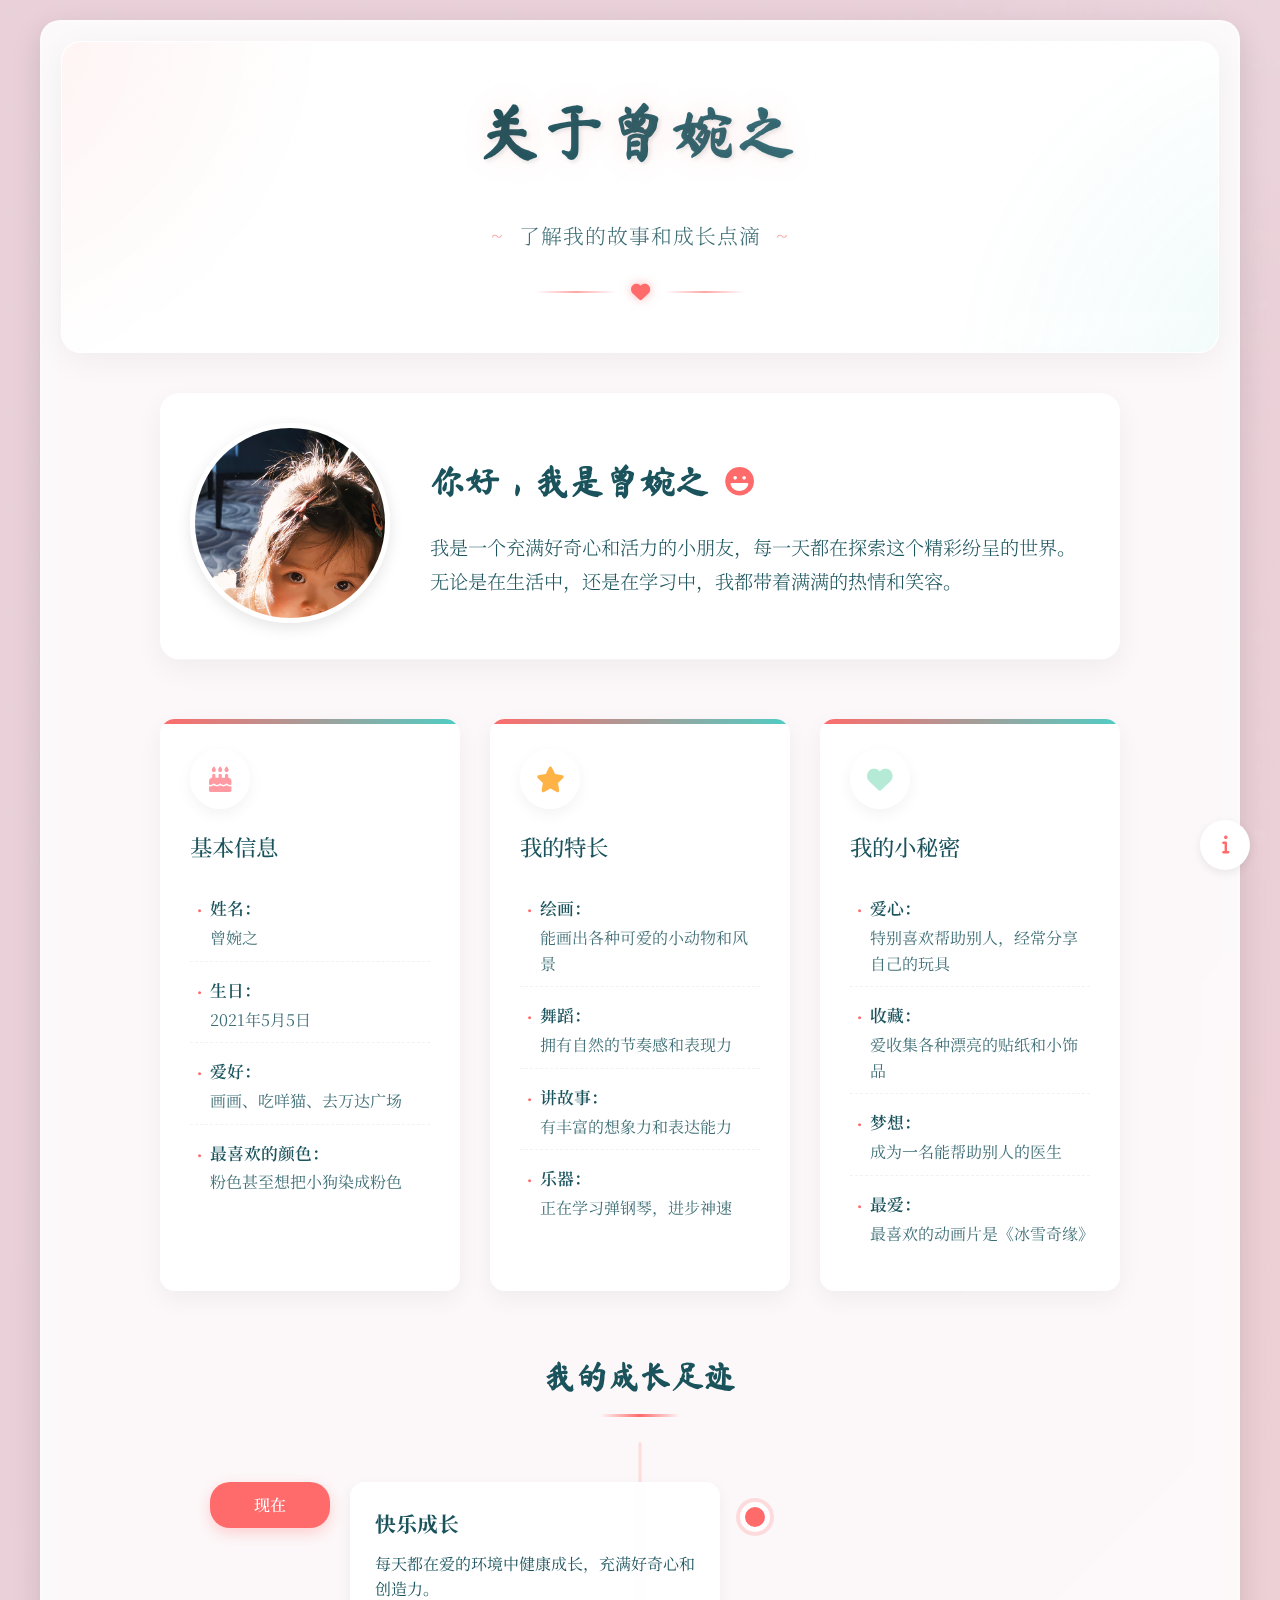
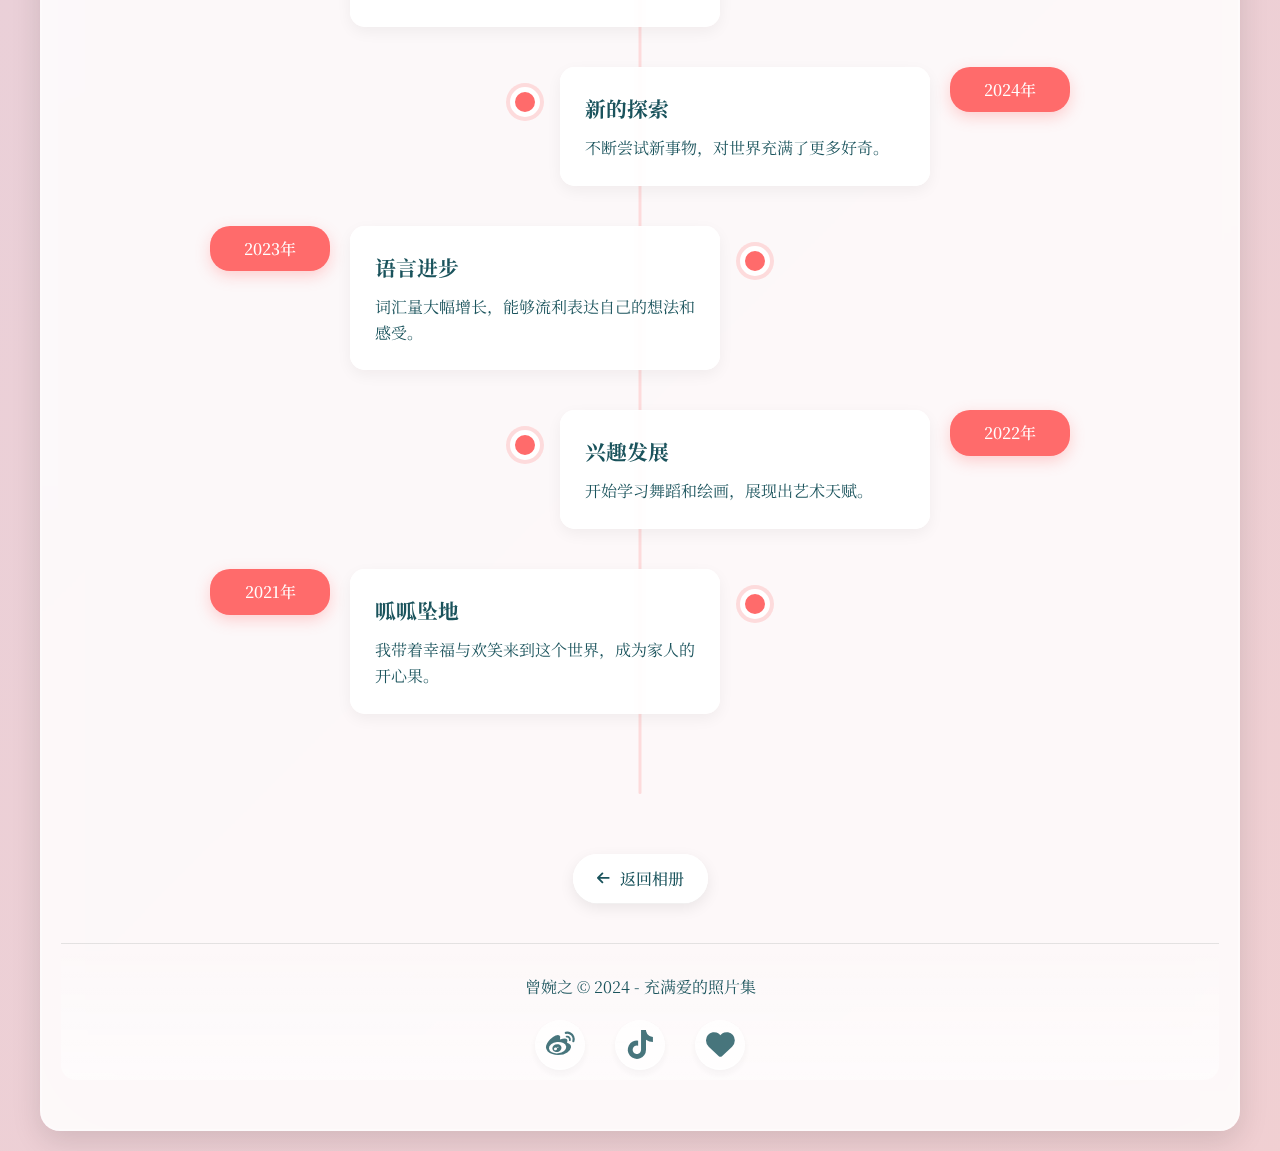
<file: about.html>
<!DOCTYPE html>
<html lang="zh-CN">
<head>
    <meta charset="UTF-8">
    <meta name="viewport" content="width=device-width, initial-scale=1.0">
    <title>关于我 - 曾婉之的精彩瞬间</title>
    <link rel="stylesheet" href="https://cdnjs.cloudflare.com/ajax/libs/font-awesome/6.5.1/css/all.min.css">
    <link href="https://fonts.googleapis.com/css2?family=Ma+Shan+Zheng&family=Noto+Serif+SC:wght@300;400;500;600&display=swap" rel="stylesheet">
    <link rel="stylesheet" href="styles.css">
    <link rel="stylesheet" href="about-styles.css">
    <link rel="stylesheet" href="timeline-mobile-fix.css">
    <link rel="stylesheet" href="back-to-top.css">
</head>
<body>
    <div class="container about-page">
        <header>
            <div class="header-content">
                <h1>关于曾婉之</h1>
                <p>了解我的故事和成长点滴</p>
                <div class="header-decoration">
                    <div class="decoration-line"></div>
                    <i class="fas fa-heart"></i>
                    <div class="decoration-line"></div>
                </div>
            </div>
        </header>

        <main class="about-content">
            <div class="profile-section">
                <div class="profile-image">
                    <img src="img/1.jpg" alt="曾婉之的照片">
                </div>
                <div class="profile-info">
                    <h2>你好，我是曾婉之 <i class="fas fa-laugh"></i></h2>
                    <p class="intro-text">
                        我是一个充满好奇心和活力的小朋友，每一天都在探索这个精彩纷呈的世界。无论是在生活中，还是在学习中，我都带着满满的热情和笑容。
                    </p>
                </div>
            </div>

            <div class="about-card-section">
                <div class="about-card-item">
                    <div class="card-icon">
                        <i class="fas fa-birthday-cake"></i>
                    </div>
                    <h3>基本信息</h3>
                    <ul>
                        <li><strong>姓名：</strong><span>曾婉之</span></li>
                        <li><strong>生日：</strong><span>2021年5月5日</span></li>
                        <li><strong>爱好：</strong><span>画画、吃咩猫、去万达广场</span></li>
                        <li><strong>最喜欢的颜色：</strong><span>粉色甚至想把小狗染成粉色</span></li>
                    </ul>
                </div>

                <div class="about-card-item">
                    <div class="card-icon">
                        <i class="fas fa-star"></i>
                    </div>
                    <h3>我的特长</h3>
                    <ul>
                        <li><strong>绘画：</strong><span>能画出各种可爱的小动物和风景</span></li>
                        <li><strong>舞蹈：</strong><span>拥有自然的节奏感和表现力</span></li>
                        <li><strong>讲故事：</strong><span>有丰富的想象力和表达能力</span></li>
                        <li><strong>乐器：</strong><span>正在学习弹钢琴，进步神速</span></li>
                    </ul>
                </div>

                <div class="about-card-item">
                    <div class="card-icon">
                        <i class="fas fa-heart"></i>
                    </div>
                    <h3>我的小秘密</h3>
                    <ul>
                        <li><strong>爱心：</strong><span>特别喜欢帮助别人，经常分享自己的玩具</span></li>
                        <li><strong>收藏：</strong><span>爱收集各种漂亮的贴纸和小饰品</span></li>
                        <li><strong>梦想：</strong><span>成为一名能帮助别人的医生</span></li>
                        <li><strong>最爱：</strong><span>最喜欢的动画片是《冰雪奇缘》</span></li>
                    </ul>
                </div>
            </div>

            <div class="timeline-section">
                <h2>我的成长足迹</h2>
                <div class="timeline">
                    <div class="timeline-item">
                        <div class="timeline-date">现在</div>
                        <div class="timeline-content">
                            <h3>快乐成长</h3>
                            <p>每天都在爱的环境中健康成长，充满好奇心和创造力。</p>
                        </div>
                    </div>

                    <div class="timeline-item">
                        <div class="timeline-date">2024年</div>
                        <div class="timeline-content">
                            <h3>新的探索</h3>
                            <p>不断尝试新事物，对世界充满了更多好奇。</p>
                        </div>
                    </div>

                    <div class="timeline-item">
                        <div class="timeline-date">2023年</div>
                        <div class="timeline-content">
                            <h3>语言进步</h3>
                            <p>词汇量大幅增长，能够流利表达自己的想法和感受。</p>
                        </div>
                    </div>

                    <div class="timeline-item">
                        <div class="timeline-date">2022年</div>
                        <div class="timeline-content">
                            <h3>兴趣发展</h3>
                            <p>开始学习舞蹈和绘画，展现出艺术天赋。</p>
                        </div>
                    </div>

                    <div class="timeline-item">
                        <div class="timeline-date">2021年</div>
                        <div class="timeline-content">
                            <h3>呱呱坠地</h3>
                            <p>我带着幸福与欢笑来到这个世界，成为家人的开心果。</p>
                        </div>
                    </div>
                </div>
            </div>
        </main>

        <div class="back-to-home">
            <a href="index.html" class="home-button">
                <i class="fas fa-arrow-left"></i> 返回相册
            </a>
        </div>

        <footer>
            <div class="footer-content">
                <p>曾婉之 © 2024 - 充满爱的照片集</p>
                <div class="social-links">
                    <a href="#" class="social-icon"><i class="fab fa-weibo"></i></a>
                    <a href="https://v.douyin.com/R-ybdaunGhU/" class="social-icon"><i class="fab fa-tiktok"></i></a>
                    <a href="#" class="social-icon"><i class="fas fa-heart"></i></a>
                </div>
            </div>
        </footer>
    </div>
    <script src="back-to-top.js"></script>
</body>
</html>
</file>
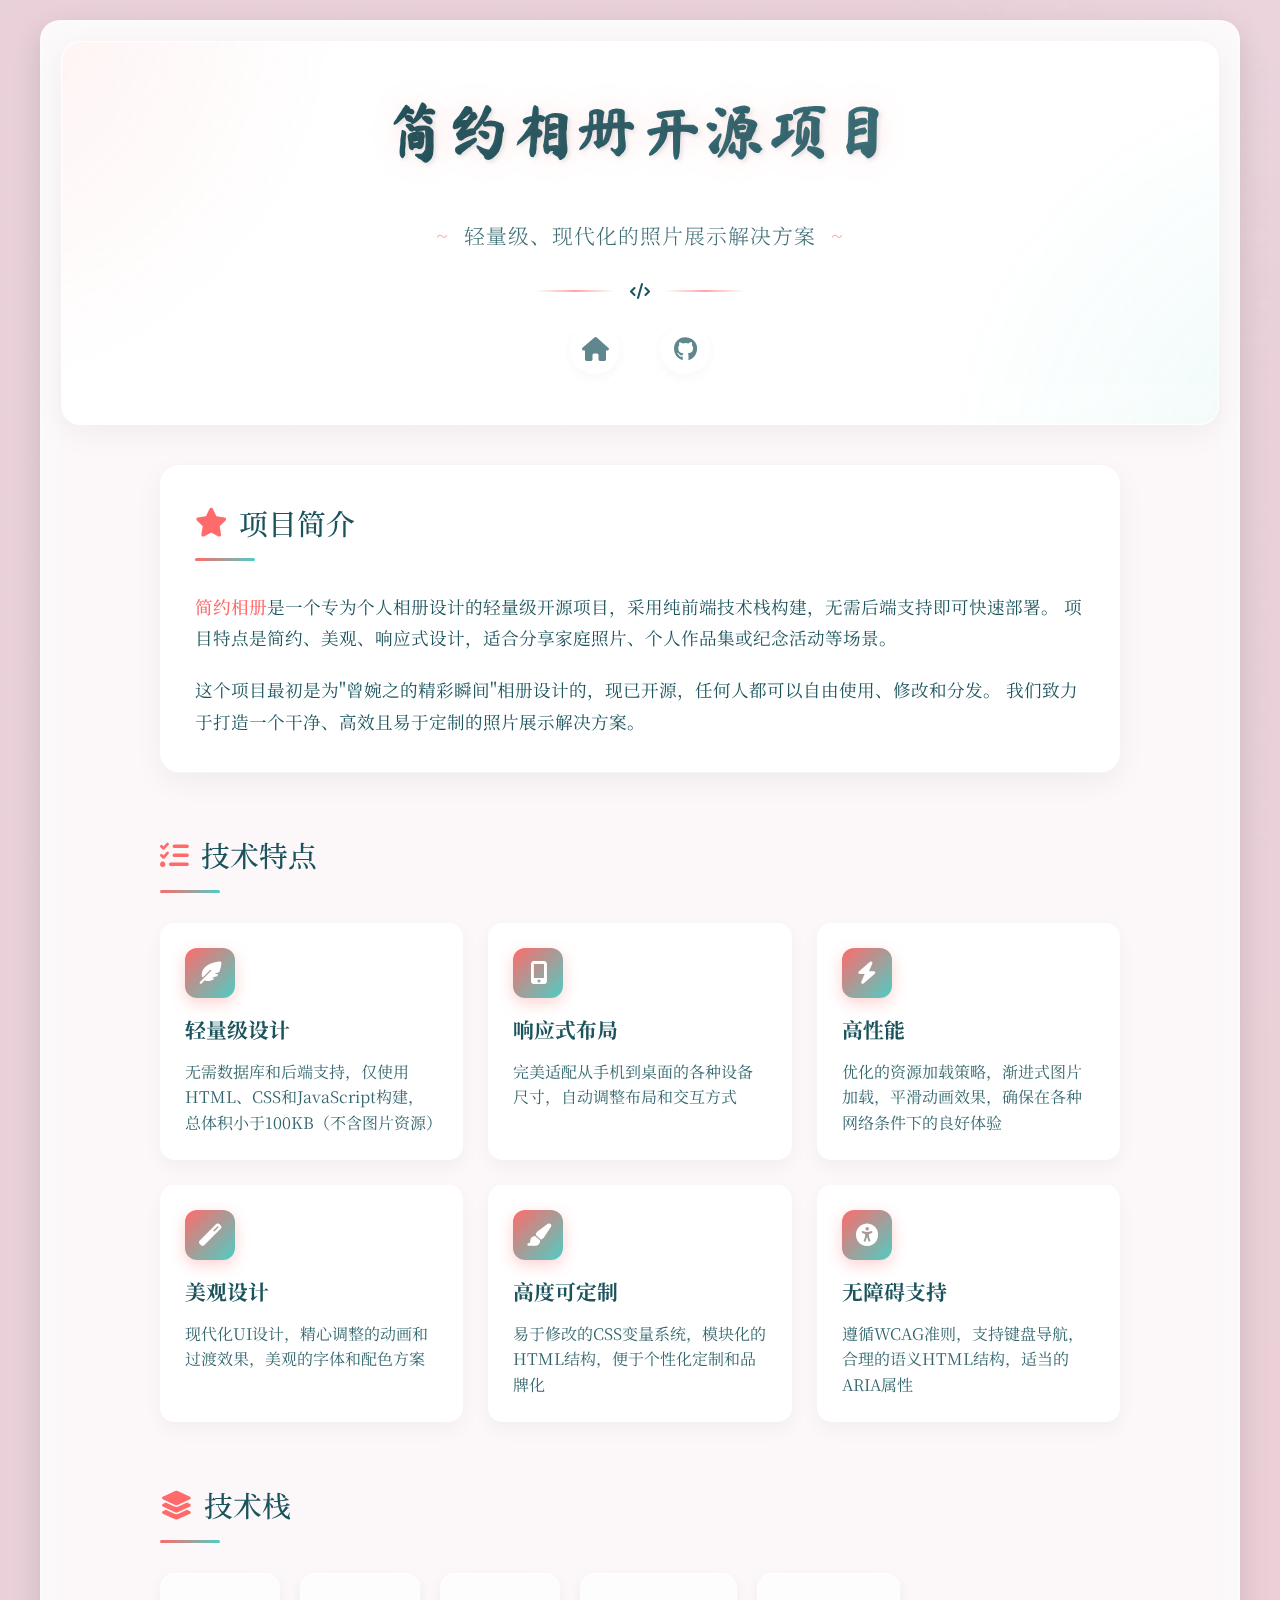
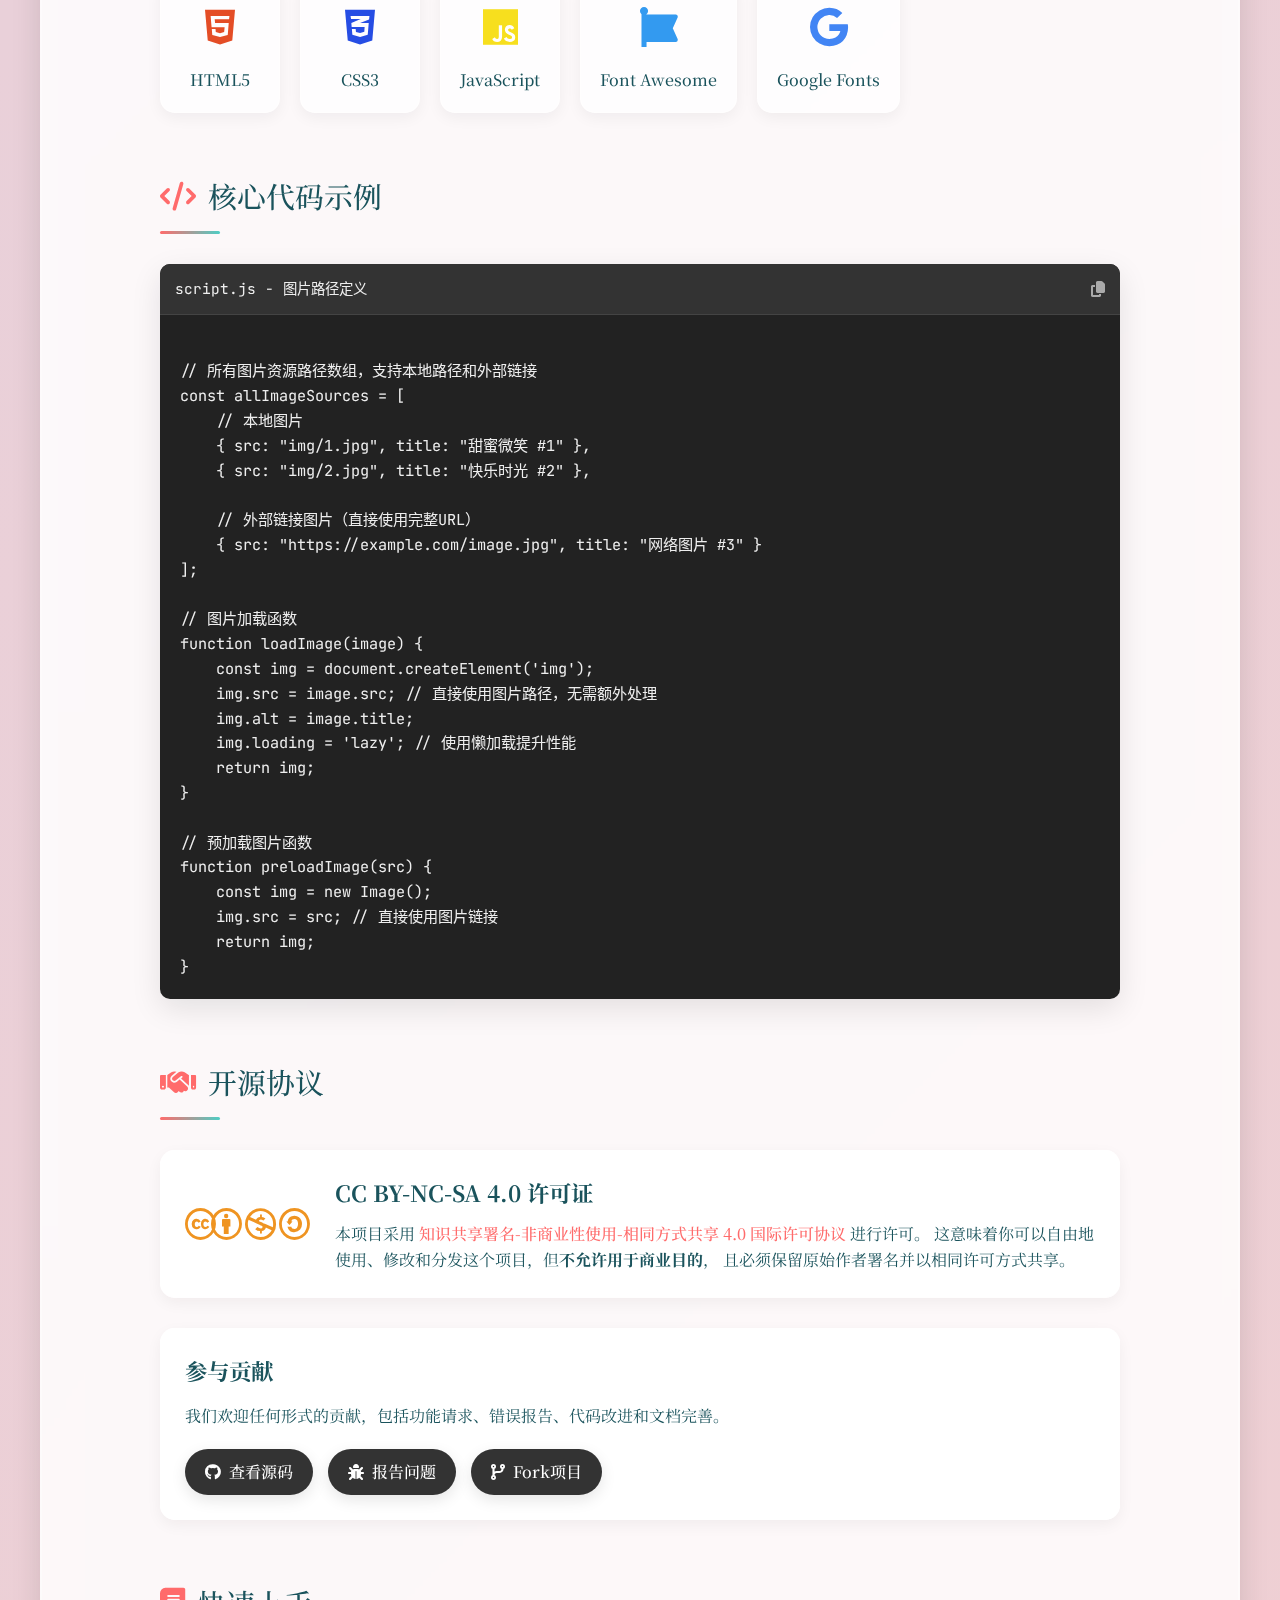
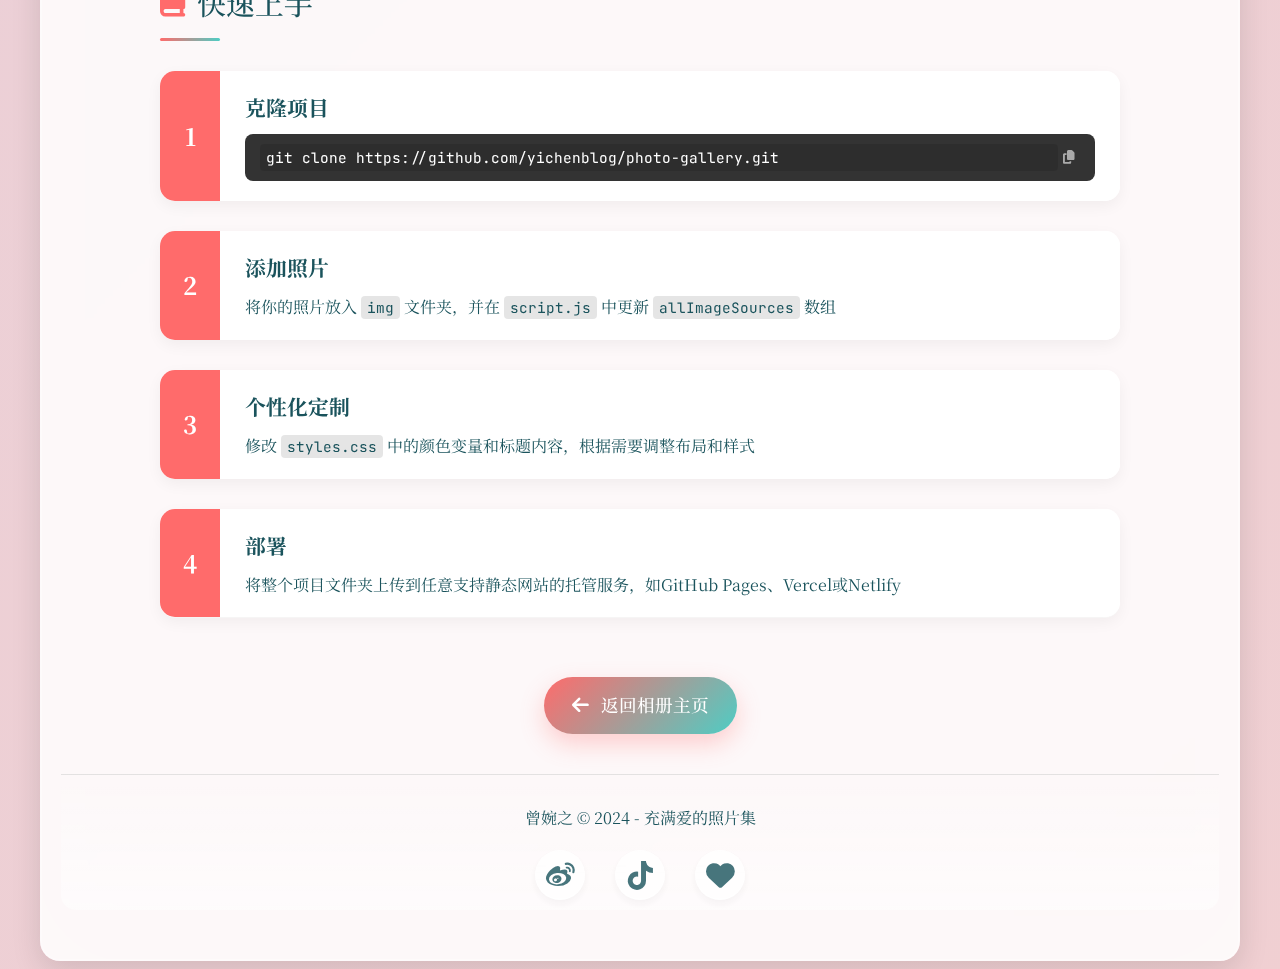
<file: project.html>
<!DOCTYPE html>
<html lang="zh-CN">
<head>
    <meta charset="UTF-8">
    <meta name="viewport" content="width=device-width, initial-scale=1.0">
    <title>项目介绍 - 曾婉之的精彩瞬间</title>
    <link rel="stylesheet" href="https://cdnjs.cloudflare.com/ajax/libs/font-awesome/6.5.1/css/all.min.css">
    <link href="https://fonts.googleapis.com/css2?family=Ma+Shan+Zheng&family=Noto+Serif+SC:wght@300;400;500;600&family=JetBrains+Mono:wght@400;500&display=swap" rel="stylesheet">
    <link rel="stylesheet" href="styles.css">
    <link rel="stylesheet" href="project-styles.css">
</head>
<body>
    <div class="container project-page">
        <header>
            <div class="header-content">
                <h1>简约相册开源项目</h1>
                <p>轻量级、现代化的照片展示解决方案</p>
                <div class="header-decoration">
                    <div class="decoration-line"></div>
                    <i class="fas fa-code"></i>
                    <div class="decoration-line"></div>
                </div>
                <div class="header-icons">
                    <a href="index.html" class="header-icon-link" title="返回主页">
                        <i class="fas fa-home"></i>
                    </a>
                    <a href="https://github.com/yichenblog/photo-gallery/" target="_blank" class="header-icon-link" title="GitHub项目源码">
                        <i class="fab fa-github"></i>
                    </a>
                </div>
            </div>
        </header>

        <main class="project-content">
            <section class="project-intro">
                <div class="section-header">
                    <h2><i class="fas fa-star"></i> 项目简介</h2>
                </div>
                <div class="section-content">
                    <p>
                        <strong>简约相册</strong>是一个专为个人相册设计的轻量级开源项目，采用纯前端技术栈构建，无需后端支持即可快速部署。
                        项目特点是简约、美观、响应式设计，适合分享家庭照片、个人作品集或纪念活动等场景。
                    </p>
                    <p>
                        这个项目最初是为"曾婉之的精彩瞬间"相册设计的，现已开源，任何人都可以自由使用、修改和分发。
                        我们致力于打造一个干净、高效且易于定制的照片展示解决方案。
                    </p>
                </div>
            </section>

            <section class="project-features">
                <div class="section-header">
                    <h2><i class="fas fa-list-check"></i> 技术特点</h2>
                </div>
                <div class="feature-grid">
                    <div class="feature-item">
                        <div class="feature-icon">
                            <i class="fas fa-feather-alt"></i>
                        </div>
                        <h3>轻量级设计</h3>
                        <p>无需数据库和后端支持，仅使用HTML、CSS和JavaScript构建，总体积小于100KB（不含图片资源）</p>
                    </div>
                    
                    <div class="feature-item">
                        <div class="feature-icon">
                            <i class="fas fa-mobile-alt"></i>
                        </div>
                        <h3>响应式布局</h3>
                        <p>完美适配从手机到桌面的各种设备尺寸，自动调整布局和交互方式</p>
                    </div>
                    
                    <div class="feature-item">
                        <div class="feature-icon">
                            <i class="fas fa-bolt"></i>
                        </div>
                        <h3>高性能</h3>
                        <p>优化的资源加载策略，渐进式图片加载，平滑动画效果，确保在各种网络条件下的良好体验</p>
                    </div>
                    
                    <div class="feature-item">
                        <div class="feature-icon">
                            <i class="fas fa-magic"></i>
                        </div>
                        <h3>美观设计</h3>
                        <p>现代化UI设计，精心调整的动画和过渡效果，美观的字体和配色方案</p>
                    </div>
                    
                    <div class="feature-item">
                        <div class="feature-icon">
                            <i class="fas fa-paint-brush"></i>
                        </div>
                        <h3>高度可定制</h3>
                        <p>易于修改的CSS变量系统，模块化的HTML结构，便于个性化定制和品牌化</p>
                    </div>
                    
                    <div class="feature-item">
                        <div class="feature-icon">
                            <i class="fas fa-universal-access"></i>
                        </div>
                        <h3>无障碍支持</h3>
                        <p>遵循WCAG准则，支持键盘导航，合理的语义HTML结构，适当的ARIA属性</p>
                    </div>
                </div>
            </section>

            <section class="tech-stack">
                <div class="section-header">
                    <h2><i class="fas fa-layer-group"></i> 技术栈</h2>
                </div>
                <div class="tech-list">
                    <div class="tech-item">
                        <div class="tech-icon">
                            <i class="fab fa-html5"></i>
                        </div>
                        <span>HTML5</span>
                    </div>
                    <div class="tech-item">
                        <div class="tech-icon">
                            <i class="fab fa-css3-alt"></i>
                        </div>
                        <span>CSS3</span>
                    </div>
                    <div class="tech-item">
                        <div class="tech-icon">
                            <i class="fab fa-js"></i>
                        </div>
                        <span>JavaScript</span>
                    </div>
                    <div class="tech-item">
                        <div class="tech-icon">
                            <i class="fab fa-font-awesome"></i>
                        </div>
                        <span>Font Awesome</span>
                    </div>
                    <div class="tech-item">
                        <div class="tech-icon">
                            <i class="fab fa-google"></i>
                        </div>
                        <span>Google Fonts</span>
                    </div>
                </div>
            </section>

            <section class="code-showcase">
                <div class="section-header">
                    <h2><i class="fas fa-code"></i> 核心代码示例</h2>
                </div>
                <div class="code-block">
                    <div class="code-header">
                        <span class="file-name">script.js - 图片路径定义</span>
                        <div class="action-buttons">
                            <span class="action-btn"><i class="fas fa-copy"></i></span>
                        </div>
                    </div>
                    <pre><code>
// 所有图片资源路径数组，支持本地路径和外部链接
const allImageSources = [
    // 本地图片
    { src: "img/1.jpg", title: "甜蜜微笑 #1" },
    { src: "img/2.jpg", title: "快乐时光 #2" },
    
    // 外部链接图片（直接使用完整URL）
    { src: "https://example.com/image.jpg", title: "网络图片 #3" }
];

// 图片加载函数
function loadImage(image) {
    const img = document.createElement('img');
    img.src = image.src; // 直接使用图片路径，无需额外处理
    img.alt = image.title;
    img.loading = 'lazy'; // 使用懒加载提升性能
    return img;
}

// 预加载图片函数
function preloadImage(src) {
    const img = new Image();
    img.src = src; // 直接使用图片链接
    return img;
}</code></pre>
                </div>
            </section>

            <section class="open-source-info">
                <div class="section-header">
                    <h2><i class="fas fa-handshake"></i> 开源协议</h2>
                </div>
                <div class="license-box">
                    <div class="license-icon">
                        <i class="fab fa-creative-commons"></i>
                        <i class="fab fa-creative-commons-by"></i>
                        <i class="fab fa-creative-commons-nc"></i>
                        <i class="fab fa-creative-commons-sa"></i>
                    </div>
                    <div class="license-content">
                        <h3>CC BY-NC-SA 4.0 许可证</h3>
                        <p>
                            本项目采用 <a href="https://creativecommons.org/licenses/by-nc-sa/4.0/deed.zh" target="_blank">知识共享署名-非商业性使用-相同方式共享 4.0 国际许可协议</a> 进行许可。
                            这意味着你可以自由地使用、修改和分发这个项目，但<strong>不允许用于商业目的</strong>，
                            且必须保留原始作者署名并以相同许可方式共享。
                        </p>
                    </div>
                </div>
                <div class="github-cta">
                    <h3>参与贡献</h3>
                    <p>我们欢迎任何形式的贡献，包括功能请求、错误报告、代码改进和文档完善。</p>
                    <div class="github-buttons">
                        <a href="https://github.com/yichenblog/photo-gallery/" target="_blank" class="github-btn">
                            <i class="fab fa-github"></i> 查看源码
                        </a>
                        <a href="https://github.com/yichenblog/photo-gallery/issues" target="_blank" class="github-btn">
                            <i class="fas fa-bug"></i> 报告问题
                        </a>
                        <a href="https://github.com/yichenblog/photo-gallery/fork" target="_blank" class="github-btn">
                            <i class="fas fa-code-branch"></i> Fork项目
                        </a>
                    </div>
                </div>
            </section>

            <section class="usage-guide">
                <div class="section-header">
                    <h2><i class="fas fa-book"></i> 快速上手</h2>
                </div>
                <div class="steps-container">
                    <div class="step-item">
                        <div class="step-number">1</div>
                        <div class="step-content">
                            <h3>克隆项目</h3>
                            <div class="code-snippet">
                                <code>git clone https://github.com/yichenblog/photo-gallery.git</code>
                                <button class="copy-btn"><i class="fas fa-copy"></i></button>
                            </div>
                        </div>
                    </div>
                    
                    <div class="step-item">
                        <div class="step-number">2</div>
                        <div class="step-content">
                            <h3>添加照片</h3>
                            <p>将你的照片放入 <code>img</code> 文件夹，并在 <code>script.js</code> 中更新 <code>allImageSources</code> 数组</p>
                        </div>
                    </div>
                    
                    <div class="step-item">
                        <div class="step-number">3</div>
                        <div class="step-content">
                            <h3>个性化定制</h3>
                            <p>修改 <code>styles.css</code> 中的颜色变量和标题内容，根据需要调整布局和样式</p>
                        </div>
                    </div>
                    
                    <div class="step-item">
                        <div class="step-number">4</div>
                        <div class="step-content">
                            <h3>部署</h3>
                            <p>将整个项目文件夹上传到任意支持静态网站的托管服务，如GitHub Pages、Vercel或Netlify</p>
                        </div>
                    </div>
                </div>
            </section>
        </main>

        <div class="back-to-home">
            <a href="index.html" class="home-button">
                <i class="fas fa-arrow-left"></i> 返回相册主页
            </a>
        </div>

        <footer>
            <div class="footer-content">
                <p>曾婉之 © 2024 - 充满爱的照片集</p>
                <div class="social-links">
                    <a href="#" class="social-icon"><i class="fab fa-weibo"></i></a>
                    <a href="https://v.douyin.com/R-ybdaunGhU/" class="social-icon"><i class="fab fa-tiktok"></i></a>
                    <a href="#" class="social-icon"><i class="fas fa-heart"></i></a>
                </div>
            </div>
        </footer>
    </div>
</body>
</html>
</file>
<file: styles.css>
/* 全局重置 */
* {
    margin: 0;
    padding: 0;
    box-sizing: border-box;
}

:root {
    --primary-color: #ff6b6b;
    --secondary-color: #4ecdc4;
    --dark-color: #1a535c;
    --light-color: #f7fff7;
    --accent-color: #ffe66d;
    --shadow: 0 5px 15px rgba(0, 0, 0, 0.2);
    --transition: all 0.3s ease;
}

body {
    font-family: 'Noto Serif SC', serif;
    background: linear-gradient(315deg, #f5e1d5 0%, #f7d5ce 30%, #f2cfd0 60%, #e9d0d9 90%);
    background-size: 300% 300%;
    animation: gradientBG 15s ease infinite alternate;
    color: var(--dark-color);
    line-height: 1.6;
    min-height: 100vh;
    padding: 20px;
    position: relative;
    overflow-x: hidden;
}

body::before {
    content: '';
    position: fixed;
    top: 0;
    left: 0;
    width: 100%;
    height: 100%;
    background: url("data:image/svg+xml,%3Csvg width='100' height='100' viewBox='0 0 100 100' xmlns='http://www.w3.org/2000/svg'%3E%3Cpath d='M11 18c3.866 0 7-3.134 7-7s-3.134-7-7-7-7 3.134-7 7 3.134 7 7 7zm48 25c3.866 0 7-3.134 7-7s-3.134-7-7-7-7 3.134-7 7 3.134 7 7 7zm-43-7c1.657 0 3-1.343 3-3s-1.343-3-3-3-3 1.343-3 3 1.343 3 3 3zm63 31c1.657 0 3-1.343 3-3s-1.343-3-3-3-3 1.343-3 3 1.343 3 3 3zM34 90c1.657 0 3-1.343 3-3s-1.343-3-3-3-3 1.343-3 3 1.343 3 3 3zm56-76c1.657 0 3-1.343 3-3s-1.343-3-3-3-3 1.343-3 3 1.343 3 3 3zM12 86c2.21 0 4-1.79 4-4s-1.79-4-4-4-4 1.79-4 4 1.79 4 4 4zm28-65c2.21 0 4-1.79 4-4s-1.79-4-4-4-4 1.79-4 4 1.79 4 4 4zm23-11c2.76 0 5-2.24 5-5s-2.24-5-5-5-5 2.24-5 5 2.24 5 5 5zm-6 60c2.21 0 4-1.79 4-4s-1.79-4-4-4-4 1.79-4 4 1.79 4 4 4zm29 22c2.76 0 5-2.24 5-5s-2.24-5-5-5-5 2.24-5 5 2.24 5 5 5zM32 63c2.76 0 5-2.24 5-5s-2.24-5-5-5-5 2.24-5 5 2.24 5 5 5zm57-13c2.76 0 5-2.24 5-5s-2.24-5-5-5-5 2.24-5 5 2.24 5 5 5zm-9-21c1.105 0 2-.895 2-2s-.895-2-2-2-2 .895-2 2 .895 2 2 2zM60 91c1.105 0 2-.895 2-2s-.895-2-2-2-2 .895-2 2 .895 2 2 2zM35 41c1.105 0 2-.895 2-2s-.895-2-2-2-2 .895-2 2 .895 2 2 2zM12 60c1.105 0 2-.895 2-2s-.895-2-2-2-2 .895-2 2 .895 2 2 2z' fill='%23ffffff' fill-opacity='0.1' fill-rule='evenodd'/%3E%3C/svg%3E"),
        url("data:image/svg+xml,%3Csvg viewBox='0 0 800 800' xmlns='http://www.w3.org/2000/svg'%3E%3Ccircle cx='400' cy='400' r='350' fill='none' stroke-width='5' stroke='%23ffffff' stroke-opacity='0.05'%3E%3C/circle%3E%3Ccircle cx='400' cy='400' r='250' fill='none' stroke-width='3' stroke='%23ffffff' stroke-opacity='0.05'%3E%3C/circle%3E%3Ccircle cx='400' cy='400' r='150' fill='none' stroke-width='2' stroke='%23ffffff' stroke-opacity='0.05'%3E%3C/circle%3E%3C/svg%3E");
    background-blend-mode: overlay;
    opacity: 0.4;
    z-index: -1;
    pointer-events: none;
}

body::after {
    content: '';
    position: fixed;
    top: -50vh;
    right: -50vh;
    width: 100vh;
    height: 100vh;
    border-radius: 50%;
    background: radial-gradient(circle, rgba(255,255,255,0.1) 0%, rgba(255,255,255,0) 70%);
    z-index: -1;
    animation: floatLight 20s ease-in-out infinite alternate;
    pointer-events: none;
}

@keyframes floatLight {
    0% {
        transform: translate(0, 0);
    }
    100% {
        transform: translate(-30vw, 30vh);
    }
}

@keyframes gradientBG {
    0% {
        background-position: 0% 0%;
    }
    50% {
        background-position: 100% 100%;
    }
    100% {
        background-position: 0% 0%;
    }
}

.container {
    max-width: 1200px;
    margin: 0 auto;
    padding: 20px;
    background-color: rgba(255, 255, 255, 0.85);
    border-radius: 20px;
    box-shadow: 
        0 10px 30px rgba(0, 0, 0, 0.12),
        0 0 0 1px rgba(255, 255, 255, 0.3) inset,
        0 0 100px rgba(255, 255, 255, 0.15) inset;
    backdrop-filter: blur(20px);
    -webkit-backdrop-filter: blur(20px);
    border: 1px solid rgba(255, 255, 255, 0.3);
    overflow: hidden;
    position: relative;
    transition: all 0.5s cubic-bezier(0.175, 0.885, 0.32, 1.275);
}

/* 移除顶部渐变线 */
.container::before {
    display: none;
}

@keyframes gradientLine {
    0% {
        background-position: 0% 0%;
    }
    100% {
        background-position: 200% 0%;
    }
}

/* 头部样式 */
header {
    text-align: center;
    padding: 40px 20px 50px;
    margin-bottom: 40px;
    position: relative;
    overflow: hidden;
    border-radius: 20px;
    background: linear-gradient(135deg, rgba(255, 255, 255, 0.6) 0%, rgba(255, 255, 255, 0.2) 100%);
    box-shadow: 
        0 8px 32px rgba(0, 0, 0, 0.05),
        0 0 0 1px rgba(255, 255, 255, 0.4) inset;
    backdrop-filter: blur(10px);
    -webkit-backdrop-filter: blur(10px);
    border: 1px solid rgba(255, 255, 255, 0.4);
}

header::before {
    content: '';
    position: absolute;
    top: -50%;
    left: -50%;
    width: 200%;
    height: 200%;
    background: 
        radial-gradient(circle at 20% 20%, rgba(255, 107, 107, 0.1) 0%, transparent 20%),
        radial-gradient(circle at 80% 80%, rgba(78, 205, 196, 0.1) 0%, transparent 20%);
    animation: shimmerEffect 15s ease-in-out infinite alternate;
    z-index: -1;
}

@keyframes shimmerEffect {
    0% {
        transform: rotate(0deg) scale(1);
    }
    100% {
        transform: rotate(10deg) scale(1.05);
    }
}

header::after {
    content: '';
    position: absolute;
    bottom: 0;
    left: 0;
    width: 100%;
    height: 40px;
    background-image: url("data:image/svg+xml,%3Csvg xmlns='http://www.w3.org/2000/svg' viewBox='0 0 1200 120' preserveAspectRatio='none'%3E%3Cpath d='M321.39,56.44c58-10.79,114.16-30.13,172-41.86,82.39-16.72,168.19-17.73,250.45-.39C823.78,31,906.67,72,985.66,92.83c70.05,18.48,146.53,26.09,214.34,3V0H0V27.35A600.21,600.21,0,0,0,321.39,56.44Z' fill='%23ffffff' opacity='0.15'/%3E%3C/svg%3E");
    background-repeat: no-repeat;
    background-position: bottom;
    background-size: 100% 100%;
    z-index: 1;
}

header h1 {
    font-family: 'Ma Shan Zheng', cursive;
    font-size: 3.8rem;
    margin-bottom: 20px;
    color: var(--dark-color);
    text-shadow: 
        2px 2px 4px rgba(0, 0, 0, 0.1),
        0 0 30px rgba(255, 107, 107, 0.15);
    position: relative;
    display: inline-block;
    letter-spacing: 3px;
    background: linear-gradient(135deg, var(--dark-color) 0%, #3a7a85 100%);
    -webkit-background-clip: text;
    -webkit-text-fill-color: transparent;
    background-clip: text;
    transform: translateZ(0);
}

header p {
    font-size: 1.3rem;
    color: var(--dark-color);
    opacity: 0.85;
    max-width: 600px;
    margin: 20px auto 0;
    position: relative;
    font-family: 'Noto Serif SC', serif;
    font-weight: 300;
    letter-spacing: 1px;
}

header p::before, header p::after {
    content: '~';
    display: inline-block;
    margin: 0 15px;
    color: var(--primary-color);
    opacity: 0.8;
    font-weight: 300;
    animation: floatingTilde 3s ease-in-out infinite alternate;
}

@keyframes floatingTilde {
    0% {
        transform: translateY(0);
    }
    100% {
        transform: translateY(-5px);
    }
}

/* 照片画廊样式 */
.gallery {
    display: grid;
    grid-template-columns: repeat(auto-fill, minmax(280px, 1fr));
    gap: 30px;
    padding: 20px 10px;
}

.photo-container {
    perspective: 1000px;
    height: 350px;
}

.photo {
    position: relative;
    width: 100%;
    height: 100%;
    cursor: pointer;
    transform-style: preserve-3d;
    transition: transform 0.8s cubic-bezier(0.175, 0.885, 0.32, 1.275);
    box-shadow: 
        0 10px 25px rgba(0, 0, 0, 0.08),
        0 5px 10px rgba(0, 0, 0, 0.04),
        0 0 0 1px rgba(255, 255, 255, 0.6) inset;
    border-radius: 15px;
    overflow: hidden;
}

.photo::before {
    content: '';
    position: absolute;
    top: 0;
    left: 0;
    width: 100%;
    height: 100%;
    background: linear-gradient(to bottom, 
        rgba(255, 255, 255, 0.1) 0%, 
        rgba(255, 255, 255, 0) 50%, 
        rgba(0, 0, 0, 0.1) 100%);
    z-index: 1;
    opacity: 0.7;
    transition: opacity 0.3s ease;
}

.photo:hover::before {
    opacity: 0;
}

.photo:hover {
    transform: translateY(-10px) scale(1.03);
    box-shadow: 
        0 20px 35px rgba(0, 0, 0, 0.1),
        0 15px 20px rgba(0, 0, 0, 0.05),
        0 0 0 1px rgba(255, 255, 255, 0.8) inset;
}

.photo-inner {
    position: relative;
    width: 100%;
    height: 100%;
    transform-style: preserve-3d;
    transition: var(--transition);
}

.photo-front,
.photo-back {
    position: absolute;
    width: 100%;
    height: 100%;
    backface-visibility: hidden;
    border-radius: 15px;
    overflow: hidden;
}

.photo-front {
    transform: rotateY(0deg);
}

.photo-back {
    transform: rotateY(180deg);
    background-color: var(--secondary-color);
    display: flex;
    flex-direction: column;
    justify-content: center;
    align-items: center;
    padding: 20px;
    color: var(--light-color);
    text-align: center;
}

.photo-back h3 {
    font-size: 1.5rem;
    margin-bottom: 10px;
}

.photo-back p {
    font-size: 1rem;
    opacity: 0.9;
}

.photo img {
    width: 100%;
    height: 100%;
    object-fit: cover;
    border-radius: 15px;
    transition: transform 0.5s cubic-bezier(0.175, 0.885, 0.32, 1.275);
    will-change: transform;
}

.photo:hover img {
    transform: scale(1.08);
}

/* 全屏查看器样式 */
.fullscreen-viewer {
    position: fixed;
    top: 0;
    left: 0;
    width: 100%;
    height: 100%;
    z-index: 1000;
    opacity: 0;
    visibility: hidden;
    transition: all 0.4s cubic-bezier(0.19, 1, 0.22, 1);
    display: flex;
    justify-content: center;
    align-items: center;
    background-color: rgba(0, 0, 0, 0.97);
    will-change: opacity, visibility;
}

.fullscreen-viewer::before {
    content: '';
    position: absolute;
    top: 0;
    left: 0;
    width: 100%;
    height: 100%;
    background: 
        radial-gradient(circle at 30% 20%, rgba(90, 20, 40, 0.4) 0%, rgba(0, 0, 0, 0) 50%),
        radial-gradient(circle at 70% 80%, rgba(40, 20, 60, 0.4) 0%, rgba(0, 0, 0, 0) 50%);
    opacity: 0.6;
    z-index: 1;
    pointer-events: none;
}

.fullscreen-viewer.active {
    opacity: 1;
    visibility: visible;
}

.viewer-container {
    width: 100%;
    height: 100%;
    max-width: 1600px;
    margin: 0 auto;
    position: relative;
    display: flex;
    flex-direction: column;
    z-index: 1001;
    transform: translateY(20px) translateZ(0);
    opacity: 0;
    transition: all 0.5s cubic-bezier(0.19, 1, 0.22, 1);
    will-change: transform, opacity;
    padding: 20px;
}

.fullscreen-viewer.active .viewer-container {
    transform: translateY(0) translateZ(0);
    opacity: 1;
}

.viewer-header {
    position: fixed;
    top: 0;
    left: 0;
    right: 0;
    display: flex;
    justify-content: center;
    align-items: center;
    padding: 20px;
    color: #fff;
    z-index: 1002;
    background: linear-gradient(to bottom, 
        rgba(0, 0, 0, 0.7) 0%,
        rgba(0, 0, 0, 0.4) 60%,
        transparent 100%);
    height: 80px;
    backdrop-filter: blur(10px);
    -webkit-backdrop-filter: blur(10px);
}

.viewer-header h3 {
    font-size: 1.8rem;
    font-weight: 500;
    max-width: 70%;
    overflow: hidden;
    text-overflow: ellipsis;
    white-space: nowrap;
    text-shadow: 0 2px 5px rgba(0, 0, 0, 0.5);
    transition: all 0.3s ease;
    opacity: 0.95;
    letter-spacing: 0.5px;
}

.close-viewer {
    position: fixed;
    top: 20px;
    right: 20px;
    background: rgba(0, 0, 0, 0.4);
    border: 1px solid rgba(255, 255, 255, 0.2);
    color: #fff;
    font-size: 2rem;
    cursor: pointer;
    transition: all 0.3s cubic-bezier(0.175, 0.885, 0.32, 1.275);
    display: flex;
    align-items: center;
    justify-content: center;
    width: 50px;
    height: 50px;
    border-radius: 50%;
    z-index: 1002;
    box-shadow: 0 0 15px rgba(0, 0, 0, 0.2);
}

.close-viewer:hover {
    background-color: rgba(255, 107, 107, 0.9);
    transform: rotate(90deg) scale(1.1);
    box-shadow: 0 0 25px rgba(255, 107, 107, 0.5);
    border-color: rgba(255, 255, 255, 0.5);
}

.viewer-content {
    flex: 1;
    display: flex;
    justify-content: center;
    align-items: center;
    position: relative;
    padding: 0 80px;
    height: calc(100vh - 140px);
}

.image-container {
    width: 100%;
    height: 100%;
    display: flex;
    justify-content: center;
    align-items: center;
    position: relative;
}

.image-container img {
    max-width: 90%;
    max-height: 85vh;
    object-fit: contain;
    border-radius: 10px;
    box-shadow: 0 10px 40px rgba(0, 0, 0, 0.5);
    opacity: 0;
    transform: scale(0.95) translateZ(0);
    transition: all 0.5s cubic-bezier(0.19, 1, 0.22, 1);
    will-change: transform, opacity;
    filter: brightness(1.03) contrast(1.02);
}

.image-container img.loaded {
    opacity: 1;
    transform: scale(1) translateZ(0);
}

.nav-button {
    background: rgba(0, 0, 0, 0.5);
    color: #fff;
    border: 1px solid rgba(255, 255, 255, 0.25);
    width: 60px;
    height: 60px;
    border-radius: 50%;
    display: flex;
    justify-content: center;
    align-items: center;
    font-size: 2rem;
    cursor: pointer;
    transition: all 0.3s cubic-bezier(0.19, 1, 0.22, 1);
    position: fixed;
    z-index: 1002;
    opacity: 0.7;
    transform: translateZ(0);
    will-change: transform, background-color, opacity;
    box-shadow: 0 5px 20px rgba(0, 0, 0, 0.3);
    backdrop-filter: blur(4px);
    -webkit-backdrop-filter: blur(4px);
}

.prev-button {
    left: 30px;
}

.next-button {
    right: 30px;
}

.nav-button:hover {
    background: rgba(255, 107, 107, 0.95);
    transform: scale(1.15) translateZ(0);
    opacity: 1;
    box-shadow: 0 0 30px rgba(255, 107, 107, 0.5);
    border-color: rgba(255, 255, 255, 0.5);
}

.nav-button:active {
    transform: scale(0.95) translateZ(0);
}

.viewer-footer {
    position: fixed;
    bottom: 0;
    left: 0;
    right: 0;
    padding: 20px;
    text-align: center;
    color: #fff;
    z-index: 1002;
    background: linear-gradient(to top, 
        rgba(0, 0, 0, 0.7) 0%,
        rgba(0, 0, 0, 0.4) 60%,
        transparent 100%);
    height: 70px;
    display: flex;
    align-items: center;
    justify-content: center;
    backdrop-filter: blur(10px);
    -webkit-backdrop-filter: blur(10px);
}

.image-counter {
    font-size: 1.2rem;
    opacity: 0.9;
    text-shadow: 0 2px 4px rgba(0, 0, 0, 0.5);
    background: rgba(0, 0, 0, 0.4);
    padding: 5px 15px;
    border-radius: 20px;
    backdrop-filter: blur(8px);
    -webkit-backdrop-filter: blur(8px);
    border: 1px solid rgba(255, 255, 255, 0.15);
    letter-spacing: 1px;
}

/* 加载指示器容器 */
.spinner-container {
    position: absolute;
    top: 0;
    left: 0;
    width: 100%;
    height: 100%;
    display: flex;
    align-items: center;
    justify-content: center;
    pointer-events: none;
    z-index: 100;
    opacity: 0;
    transition: opacity 0.3s ease;
}

.image-container.loading .spinner-container {
    opacity: 1;
}

.loading-spinner {
    width: 50px;
    height: 50px;
    border: 3px solid rgba(255, 255, 255, 0.1);
    border-top-color: #fff;
    border-radius: 50%;
    animation: spin 1s infinite cubic-bezier(0.19, 1, 0.22, 1);
    pointer-events: none; /* 确保鼠标事件不被阻挡 */
}

.image-container.loading .loading-spinner {
    display: block;
}

/* 触摸设备优化 */
@media (hover: none) {
    .nav-button {
        opacity: 0.8;
        background-color: rgba(0, 0, 0, 0.6);
        width: 50px;
        height: 50px;
    }
    
    .close-viewer {
        background-color: rgba(0, 0, 0, 0.6);
    }
    
    .image-container img {
        max-width: 95%;
        max-height: 80vh;
    }
}

/* 响应式设计 */
@media (max-width: 768px) {
    body {
        padding: 10px;
    }
    
    .container {
        padding: 15px;
    }
    
    header {
        padding: 40px 15px;
        margin-bottom: 20px;
    }
    
    header h1 {
        font-size: 2.5rem;
    }
    
    header p {
        font-size: 1.1rem;
    }
    
    .gallery {
        grid-template-columns: repeat(auto-fill, minmax(140px, 1fr));
        gap: 15px;
    }
    
    .photo-container {
        height: 200px;
    }
    
    .viewer-header h3 {
        font-size: 1.4rem;
        max-width: 60%;
    }
    
    .close-viewer {
        font-size: 1.6rem;
        width: 40px;
        height: 40px;
    }
    
    .viewer-content {
        padding: 0 60px;
    }
    
    .nav-button {
        width: 40px;
        height: 40px;
        font-size: 1.2rem;
    }
    
    .prev-button {
        left: 10px;
    }
    
    .next-button {
        right: 10px;
    }
    
    .loading-spinner {
        width: 30px;
        height: 30px;
        border-width: 2px;
    }
    
    .image-counter {
        font-size: 1rem;
    }
}

/* 小屏幕设备 */
@media (max-width: 480px) {
    header {
        padding: 30px 15px 40px;
    }
    
    header h1 {
        font-size: 2rem;
    }
    
    header p {
        font-size: 1rem;
    }
    
    header p::before, header p::after {
        margin: 0 8px;
    }
    
    .gallery {
        grid-template-columns: repeat(auto-fill, minmax(120px, 1fr));
        gap: 10px;
    }
    
    .photo-container {
        height: 160px;
    }
    
    .viewer-header {
        padding: 15px;
    }
    
    .viewer-header h3 {
        font-size: 1.2rem;
        max-width: 50%;
    }
    
    .close-viewer {
        font-size: 1.4rem;
        width: 35px;
        height: 35px;
    }
    
    .viewer-content {
        padding: 0 50px;
    }
    
    .nav-button {
        width: 35px;
        height: 35px;
        font-size: 1rem;
    }
    
    .loading-spinner {
        width: 25px;
        height: 25px;
    }
}

/* 触摸设备处理 */
@media (hover: none) {
    .photo:hover {
        transform: none;
        box-shadow: var(--shadow);
    }
    
    .photo:hover img {
        transform: none;
    }
    
    .nav-button {
        opacity: 0.8;
    }
}

/* 加载动画 */
@keyframes fadeIn {
    from {
        opacity: 0;
        transform: translateY(20px);
    }
    to {
        opacity: 1;
        transform: translateY(0);
    }
}

.photo-container {
    animation: fadeIn 0.6s ease-out forwards;
    opacity: 0;
}

.photo-container:nth-child(1) { animation-delay: 0.1s; }
.photo-container:nth-child(2) { animation-delay: 0.2s; }
.photo-container:nth-child(3) { animation-delay: 0.3s; }
.photo-container:nth-child(4) { animation-delay: 0.4s; }
.photo-container:nth-child(5) { animation-delay: 0.5s; }
.photo-container:nth-child(6) { animation-delay: 0.6s; }
.photo-container:nth-child(7) { animation-delay: 0.7s; }
.photo-container:nth-child(8) { animation-delay: 0.8s; }

/* 头部内容样式 */
.header-content {
    position: relative;
    z-index: 2;
}

.header-decoration {
    margin-top: 30px;
    display: flex;
    align-items: center;
    justify-content: center;
}

.decoration-line {
    height: 2px;
    width: 80px;
    background: linear-gradient(90deg, transparent, var(--primary-color) 50%, transparent);
    margin: 0 15px;
    opacity: 0.6;
}

.header-decoration .fa-heart {
    color: var(--primary-color);
    font-size: 1.2rem;
    filter: drop-shadow(0 0 5px rgba(255, 107, 107, 0.5));
    animation: pulse 2s infinite;
}

@keyframes pulse {
    0% {
        transform: scale(1);
        opacity: 0.8;
    }
    50% {
        transform: scale(1.3);
        opacity: 1;
    }
    100% {
        transform: scale(1);
        opacity: 0.8;
    }
}

/* 页脚样式 */
footer {
    text-align: center;
    padding: 30px 0 10px 0;
    margin-top: 40px;
    border-top: 1px solid rgba(0, 0, 0, 0.1);
    background: linear-gradient(to bottom, transparent, rgba(255, 255, 255, 0.5));
    border-bottom-left-radius: 15px;
    border-bottom-right-radius: 15px;
}

.footer-content {
    max-width: 800px;
    margin: 0 auto;
}

/* 社交媒体图标样式 */
.social-links {
    display: flex;
    justify-content: center;
    gap: 30px;
    margin-top: 20px;
}

.social-icon {
    color: var(--dark-color);
    font-size: 1.8rem;
    transition: all 0.3s cubic-bezier(0.175, 0.885, 0.32, 1.275);
    opacity: 0.8;
    text-decoration: none;
    display: flex;
    align-items: center;
    justify-content: center;
    width: 50px;
    height: 50px;
    border-radius: 50%;
    background: rgba(255, 255, 255, 0.2);
    backdrop-filter: blur(5px);
    -webkit-backdrop-filter: blur(5px);
    border: 1px solid rgba(255, 255, 255, 0.3);
    box-shadow: 0 4px 10px rgba(0, 0, 0, 0.05);
}

.social-icon:hover {
    transform: translateY(-5px) scale(1.1);
    opacity: 1;
    color: var(--primary-color);
    background: rgba(255, 255, 255, 0.3);
    border-color: var(--primary-color);
    box-shadow: 0 5px 15px rgba(255, 107, 107, 0.3);
}

.social-icon i {
    transition: transform 0.3s ease;
}

.social-icon:hover i {
    transform: scale(1.2);
}

/* 为每个图标设置特定的悬停颜色 */
.social-icon .fa-weibo:hover {
    color: #e6162d;
}

.social-icon .fa-tiktok:hover {
    color: #000000;
}

.social-icon .fa-heart:hover {
    color: #ff2442;
}

/* 照片转场效果 */
.slide-in {
    animation: slideIn 0.5s forwards cubic-bezier(0.19, 1, 0.22, 1);
}

.slide-out {
    animation: slideOut 0.5s forwards cubic-bezier(0.19, 1, 0.22, 1);
}

@keyframes slideIn {
    from {
        opacity: 0;
        transform: scale(0.9) translateY(20px);
    }
    to {
        opacity: 1;
        transform: scale(1) translateY(0);
    }
}

@keyframes slideOut {
    from {
        opacity: 1;
        transform: scale(1) translateY(0);
    }
    to {
        opacity: 0;
        transform: scale(0.9) translateY(20px);
    }
}

/* 图片加载效果 */
@keyframes fadeIn {
    from {
        opacity: 0;
        transform: translateY(20px) scale(0.98);
        filter: blur(5px);
    }
    to {
        opacity: 1;
        transform: translateY(0) scale(1);
        filter: blur(0);
    }
}

.photo-container {
    animation: fadeIn 0.8s cubic-bezier(0.175, 0.885, 0.32, 1.275) forwards;
    opacity: 0;
}

.photo-container:nth-child(1) { animation-delay: 0.1s; }
.photo-container:nth-child(2) { animation-delay: 0.2s; }
.photo-container:nth-child(3) { animation-delay: 0.3s; }
.photo-container:nth-child(4) { animation-delay: 0.4s; }
.photo-container:nth-child(5) { animation-delay: 0.5s; }
.photo-container:nth-child(6) { animation-delay: 0.6s; }
.photo-container:nth-child(7) { animation-delay: 0.7s; }
.photo-container:nth-child(8) { animation-delay: 0.8s; }

/* 懒加载图片效果 */
.lazy-image {
    opacity: 0;
    transition: opacity 0.5s ease-in-out, transform 0.5s ease;
}

.lazy-image.loaded {
    opacity: 1;
}

/* 更多图片按钮样式 */
.load-more-container {
    text-align: center;
    margin: 40px 0;
    position: relative;
    display: flex;
    flex-direction: column;
    align-items: center;
    justify-content: center;
}

.load-more-btn {
    background: linear-gradient(45deg, var(--primary-color), #ff8e8e);
    color: white;
    border: none;
    padding: 15px 40px;
    font-size: 1.1rem;
    border-radius: 50px;
    cursor: pointer;
    transition: all 0.3s cubic-bezier(0.175, 0.885, 0.32, 1.275);
    box-shadow: 0 5px 15px rgba(255, 107, 107, 0.3);
    position: relative;
    overflow: hidden;
    font-family: 'Noto Serif SC', serif;
    display: flex;
    align-items: center;
    justify-content: center;
    gap: 10px;
    min-width: 180px;
    margin: 0 auto;
}

.load-more-btn::before {
    content: '';
    position: absolute;
    top: 0;
    left: 0;
    width: 100%;
    height: 100%;
    background: linear-gradient(45deg, rgba(255, 255, 255, 0.1), rgba(255, 255, 255, 0.2));
    transform: translateY(100%);
    transition: transform 0.6s cubic-bezier(0.175, 0.885, 0.32, 1.275);
}

.load-more-btn:hover {
    transform: translateY(-5px);
    box-shadow: 0 8px 25px rgba(255, 107, 107, 0.4);
}

.load-more-btn:hover::before {
    transform: translateY(0);
}

.load-more-btn i {
    font-size: 0.9rem;
    transition: transform 0.3s ease;
}

.load-more-btn:hover i {
    transform: scale(1.2);
}

.load-more-btn.loading {
    pointer-events: none;
    opacity: 0.7;
}

.loading-indicator {
    display: none;
    flex-direction: column;
    align-items: center;
    justify-content: center;
    margin-top: 20px;
}

.loading-indicator.active {
    display: flex;
}

.loading-indicator span {
    margin-top: 10px;
    color: var(--dark-color);
    font-size: 0.9rem;
}

.loading-spinner-small {
    width: 30px;
    height: 30px;
    border: 3px solid rgba(255, 107, 107, 0.2);
    border-top-color: var(--primary-color);
    border-radius: 50%;
    animation: spin 1s infinite linear;
}

/* 关于按钮样式 */
.about-btn {
    position: fixed;
    bottom: 30px;
    right: 30px;
    width: 46px;
    height: 46px;
    border-radius: 50%;
    background: rgba(255, 255, 255, 0.9);
    border: none;
    box-shadow: 0 4px 12px rgba(0, 0, 0, 0.15);
    display: flex;
    align-items: center;
    justify-content: center;
    cursor: pointer;
    z-index: 100;
    transition: all 0.3s cubic-bezier(0.175, 0.885, 0.32, 1.275);
    font-size: 1.2rem;
    color: var(--dark-color);
    backdrop-filter: blur(5px);
    -webkit-backdrop-filter: blur(5px);
}

.about-btn:hover {
    transform: translateY(-5px);
    box-shadow: 0 6px 16px rgba(0, 0, 0, 0.2);
    background: rgba(255, 107, 107, 0.9);
    color: white;
}

.about-btn i {
    transition: transform 0.3s ease;
}

.about-btn:hover i {
    transform: rotate(360deg);
}

/* 关于卡片样式 */
.about-card {
    position: fixed;
    bottom: 90px;
    right: 30px;
    width: 320px;
    background: rgba(255, 255, 255, 0.95);
    border-radius: 20px;
    box-shadow: 0 10px 30px rgba(0, 0, 0, 0.15);
    z-index: 101;
    overflow: hidden;
    transition: all 0.4s cubic-bezier(0.175, 0.885, 0.32, 1.275);
    opacity: 0;
    transform: translateY(20px) scale(0.95);
    pointer-events: none;
    backdrop-filter: blur(10px);
    -webkit-backdrop-filter: blur(10px);
    border: 1px solid rgba(255, 255, 255, 0.3);
}

.about-card.active {
    opacity: 1;
    transform: translateY(0) scale(1);
    pointer-events: auto;
}

.close-about {
    position: absolute;
    top: 15px;
    right: 15px;
    background: transparent;
    border: none;
    color: var(--dark-color);
    font-size: 1.1rem;
    cursor: pointer;
    transition: all 0.3s ease;
    z-index: 1;
    width: 30px;
    height: 30px;
    border-radius: 50%;
    display: flex;
    align-items: center;
    justify-content: center;
}

.close-about:hover {
    background: rgba(0, 0, 0, 0.1);
    transform: rotate(90deg);
}

.about-content {
    padding: 25px;
}

.about-header {
    display: flex;
    align-items: center;
    margin-bottom: 20px;
}

.about-avatar {
    width: 70px;
    height: 70px;
    border-radius: 50%;
    overflow: hidden;
    margin-right: 15px;
    border: 3px solid white;
    box-shadow: 0 5px 15px rgba(0, 0, 0, 0.1);
}

.about-avatar img {
    width: 100%;
    height: 100%;
    object-fit: cover;
}

.about-header h3 {
    font-size: 1.4rem;
    color: var(--dark-color);
    font-weight: 500;
    margin: 0;
}

.about-description {
    margin-bottom: 20px;
    font-size: 0.95rem;
    line-height: 1.6;
    color: rgba(0, 0, 0, 0.7);
}

.about-description p {
    margin-bottom: 10px;
}

.about-stats {
    display: flex;
    justify-content: space-between;
    margin-bottom: 20px;
    padding: 15px 0;
    border-top: 1px solid rgba(0, 0, 0, 0.1);
    border-bottom: 1px solid rgba(0, 0, 0, 0.1);
}

.stat-item {
    display: flex;
    flex-direction: column;
    align-items: center;
}

.stat-value {
    font-size: 1.3rem;
    font-weight: 600;
    color: var(--primary-color);
}

.stat-label {
    font-size: 0.85rem;
    color: rgba(0, 0, 0, 0.6);
    margin-top: 5px;
}

.about-hobbies {
    display: flex;
    flex-wrap: wrap;
    gap: 8px;
}

.about-hobbies span {
    padding: 5px 12px;
    background: rgba(255, 107, 107, 0.1);
    border-radius: 30px;
    font-size: 0.85rem;
    color: var(--primary-color);
}

/* 响应式调整 */
@media (max-width: 768px) {
    .about-btn {
        bottom: 20px;
        right: 20px;
        width: 40px;
        height: 40px;
        font-size: 1rem;
    }
    
    .about-card {
        width: calc(100% - 40px);
        max-width: 320px;
        bottom: 70px;
        right: 20px;
    }
}

@media (max-width: 480px) {
    .about-btn {
        bottom: 15px;
        right: 15px;
    }
    
    .about-card {
        width: calc(100% - 30px);
        bottom: 65px;
        right: 15px;
    }
    
    .about-avatar {
        width: 60px;
        height: 60px;
    }
    
    .about-header h3 {
        font-size: 1.2rem;
    }
    
    .about-content {
        padding: 20px;
    }
    
    .about-description {
        font-size: 0.9rem;
    }
}

/* 新图片标记样式 */
.new-photo .photo {
    position: relative;
    border: 2px solid rgba(255, 107, 107, 0.6);
    box-shadow: 
        0 10px 25px rgba(0, 0, 0, 0.1),
        0 5px 10px rgba(0, 0, 0, 0.05),
        0 0 15px rgba(255, 107, 107, 0.3);
}

.new-badge {
    position: absolute;
    top: 10px;
    right: 10px;
    background-color: var(--primary-color);
    color: white;
    font-size: 0.8rem;
    padding: 3px 8px;
    border-radius: 20px;
    z-index: 10;
    font-weight: bold;
    box-shadow: 0 2px 5px rgba(0, 0, 0, 0.2);
    opacity: 0.9;
    transform: scale(0);
    animation: popIn 0.5s cubic-bezier(0.175, 0.885, 0.32, 1.275) forwards;
    animation-delay: 0.3s;
}

@keyframes popIn {
    0% {
        transform: scale(0);
        opacity: 0;
    }
    70% {
        transform: scale(1.2);
        opacity: 1;
    }
    100% {
        transform: scale(1);
        opacity: 0.9;
    }
}

.header-icons {
    display: flex;
    justify-content: center;
    gap: 40px;
    margin-top: 25px;
}

.header-icons i {
    font-size: 1.5rem;
    color: var(--dark-color);
    opacity: 0.7;
    transition: all 0.3s ease;
    background: rgba(255, 255, 255, 0.4);
    width: 50px;
    height: 50px;
    display: flex;
    align-items: center;
    justify-content: center;
    border-radius: 50%;
    box-shadow: 
        0 4px 12px rgba(0, 0, 0, 0.05),
        0 0 0 1px rgba(255, 255, 255, 0.5) inset;
    backdrop-filter: blur(5px);
    -webkit-backdrop-filter: blur(5px);
}

.header-icons i:hover {
    transform: translateY(-5px);
    color: var(--primary-color);
    opacity: 1;
    box-shadow: 
        0 8px 20px rgba(0, 0, 0, 0.08),
        0 0 0 1px rgba(255, 107, 107, 0.4) inset;
}

.header-icons i:nth-child(1) {
    animation: float 3s ease-in-out infinite;
    animation-delay: 0s;
}

.header-icons i:nth-child(2) {
    animation: float 3s ease-in-out infinite;
    animation-delay: 0.3s;
}

.header-icons i:nth-child(3) {
    animation: float 3s ease-in-out infinite;
    animation-delay: 0.6s;
}

@keyframes float {
    0%, 100% {
        transform: translateY(0);
    }
    50% {
        transform: translateY(-8px);
    }
}

/* 响应式调整 */
@media (max-width: 768px) {
    .header-icons {
        gap: 30px;
    }
    
    .header-icons i {
        font-size: 1.2rem;
        width: 40px;
        height: 40px;
    }
}

@media (max-width: 480px) {
    .header-icons {
        gap: 20px;
        margin-top: 20px;
    }
    
    .header-icons i {
        font-size: 1rem;
        width: 35px;
        height: 35px;
    }
}

.header-icon-link {
    text-decoration: none;
    display: inline-flex;
    color: inherit;
    transition: all 0.3s ease;
}

.header-icon-link:hover {
    transform: translateY(-5px);
}

.header-icon-link i {
    font-size: 1.5rem;
    color: var(--dark-color);
    opacity: 0.7;
    transition: all 0.3s ease;
    background: rgba(255, 255, 255, 0.4);
    width: 50px;
    height: 50px;
    display: flex;
    align-items: center;
    justify-content: center;
    border-radius: 50%;
    box-shadow: 
        0 4px 12px rgba(0, 0, 0, 0.05),
        0 0 0 1px rgba(255, 255, 255, 0.5) inset;
    backdrop-filter: blur(5px);
    -webkit-backdrop-filter: blur(5px);
}

.header-icon-link:hover i {
    transform: none;
    color: #f1c40f;
    opacity: 1;
    box-shadow: 
        0 8px 20px rgba(241, 196, 15, 0.3),
        0 0 0 1px rgba(241, 196, 15, 0.4) inset;
}

/* 响应式调整 */
@media (max-width: 768px) {
    .header-icon-link i {
        font-size: 1.2rem;
        width: 40px;
        height: 40px;
    }
}

@media (max-width: 480px) {
    .header-icon-link i {
        font-size: 1rem;
        width: 35px;
        height: 35px;
    }
}

@keyframes spin {
    0% {
        transform: rotate(0deg);
    }
    100% {
        transform: rotate(360deg);
    }
}
</file>
<file: about-styles.css>
/* 关于页面样式 */
.about-page {
    padding-bottom: 50px;
}

.about-content {
    max-width: 1000px;
    margin: 0 auto;
    padding: 0 20px;
}

/* 个人资料区域 */
.profile-section {
    display: flex;
    align-items: center;
    margin: 40px 0 60px;
    background: rgba(255, 255, 255, 0.7);
    border-radius: 20px;
    padding: 30px;
    box-shadow: 
        0 10px 30px rgba(0, 0, 0, 0.05),
        0 0 0 1px rgba(255, 255, 255, 0.5) inset;
    backdrop-filter: blur(10px);
    -webkit-backdrop-filter: blur(10px);
}

.profile-image {
    flex: 0 0 200px;
    margin-right: 40px;
}

.profile-image img {
    width: 200px;
    height: 200px;
    object-fit: cover;
    border-radius: 50%;
    border: 5px solid #fff;
    box-shadow: 0 5px 15px rgba(0, 0, 0, 0.1);
    transition: transform 0.3s ease;
}

.profile-image img:hover {
    transform: scale(1.05);
}

.profile-info {
    flex: 1;
}

.profile-info h2 {
    font-size: 2.2rem;
    margin-bottom: 20px;
    color: var(--dark-color);
    font-family: 'Ma Shan Zheng', cursive;
    display: flex;
    align-items: center;
    gap: 15px;
}

.profile-info h2 i {
    font-size: 1.8rem;
    color: var(--primary-color);
}

.intro-text {
    font-size: 1.2rem;
    line-height: 1.8;
    color: var(--dark-color);
    font-weight: 300;
}

/* 卡片信息区域 */
.about-card-section {
    display: grid;
    grid-template-columns: repeat(auto-fit, minmax(300px, 1fr));
    gap: 30px;
    margin-bottom: 60px;
}

.about-card-item {
    background: rgba(255, 255, 255, 0.6);
    border-radius: 15px;
    padding: 30px;
    box-shadow: 
        0 8px 25px rgba(0, 0, 0, 0.05),
        0 0 0 1px rgba(255, 255, 255, 0.5) inset;
    transition: transform 0.3s ease, box-shadow 0.3s ease;
    position: relative;
    overflow: hidden;
    backdrop-filter: blur(5px);
    -webkit-backdrop-filter: blur(5px);
}

.about-card-item:hover {
    transform: translateY(-5px);
    box-shadow: 
        0 15px 35px rgba(0, 0, 0, 0.1),
        0 0 0 1px rgba(255, 255, 255, 0.6) inset;
}

.about-card-item::before {
    content: '';
    position: absolute;
    top: 0;
    left: 0;
    width: 100%;
    height: 5px;
    background: linear-gradient(90deg, var(--primary-color), var(--secondary-color));
    border-radius: 5px 5px 0 0;
}

.card-icon {
    width: 60px;
    height: 60px;
    background: rgba(255, 255, 255, 0.8);
    border-radius: 50%;
    display: flex;
    align-items: center;
    justify-content: center;
    margin-bottom: 20px;
    font-size: 1.6rem;
    color: var(--primary-color);
    box-shadow: 0 5px 15px rgba(0, 0, 0, 0.05);
}

.about-card-item:nth-child(1) .card-icon {
    color: #FF9AA2;
}

.about-card-item:nth-child(2) .card-icon {
    color: #FFB347;
}

.about-card-item:nth-child(3) .card-icon {
    color: #B5EAD7;
}

.about-card-item h3 {
    font-size: 1.4rem;
    margin-bottom: 20px;
    color: var(--dark-color);
    font-weight: 500;
}

.about-card-item ul {
    list-style: none;
    padding: 0;
    margin: 0;
}

.about-card-item ul li {
    padding: 10px 0;
    display: flex;
    flex-direction: column;
    line-height: 1.6;
    position: relative;
    padding-left: 20px;
    margin-bottom: 5px;
    border-bottom: 1px dashed rgba(0, 0, 0, 0.05);
}

.about-card-item ul li:last-child {
    border-bottom: none;
}

.about-card-item ul li::before {
    content: '•';
    position: absolute;
    left: 0;
    top: 10px;
    color: var(--primary-color);
    font-weight: bold;
    font-size: 1.2rem;
}

.about-card-item ul li strong {
    font-weight: 600;
    margin-right: 8px;
    color: var(--dark-color);
    display: block;
    margin-bottom: 3px;
    font-size: 1.05rem;
}

.about-card-item ul li span {
    color: var(--dark-color);
    opacity: 0.85;
}

.about-card-item ul li:hover {
    background-color: rgba(255, 255, 255, 0.5);
    border-radius: 5px;
    padding-left: 25px;
    transition: all 0.3s ease;
}

/* 时间线部分 */
.timeline-section {
    margin: 60px 0;
}

.timeline-section h2 {
    text-align: center;
    font-size: 2rem;
    margin-bottom: 40px;
    color: var(--dark-color);
    position: relative;
    font-family: 'Ma Shan Zheng', cursive;
}

.timeline-section h2::after {
    content: '';
    position: absolute;
    bottom: -15px;
    left: 50%;
    transform: translateX(-50%);
    width: 80px;
    height: 3px;
    background: linear-gradient(90deg, transparent, var(--primary-color), transparent);
    border-radius: 3px;
}

.timeline {
    position: relative;
    max-width: 900px;
    margin: 0 auto;
    padding: 40px 0;
}

.timeline::before {
    content: '';
    position: absolute;
    left: 50%;
    top: 0;
    bottom: 0;
    width: 3px;
    background: rgba(255, 107, 107, 0.2);
    transform: translateX(-50%);
    border-radius: 5px;
}

.timeline-item {
    position: relative;
    margin-bottom: 40px;
    width: 100%;
    display: flex;
}

.timeline-item:nth-child(even) {
    flex-direction: row-reverse;
}

.timeline-date {
    width: 120px;
    padding: 10px 0;
    background: var(--primary-color);
    color: white;
    text-align: center;
    border-radius: 20px;
    font-weight: 500;
    box-shadow: 0 5px 15px rgba(255, 107, 107, 0.3);
    position: relative;
    z-index: 1;
    margin: 0 20px;
    align-self: flex-start;
}

.timeline-content {
    background: rgba(255, 255, 255, 0.8);
    padding: 25px;
    border-radius: 15px;
    box-shadow: 
        0 5px 15px rgba(0, 0, 0, 0.05),
        0 0 0 1px rgba(255, 255, 255, 0.6) inset;
    position: relative;
    width: calc(50% - 80px);
    backdrop-filter: blur(5px);
    -webkit-backdrop-filter: blur(5px);
    transition: transform 0.3s ease;
}

.timeline-content:hover {
    transform: translateY(-5px);
}

.timeline-content::before {
    content: '';
    position: absolute;
    top: 20px;
    width: 20px;
    height: 20px;
    background: var(--primary-color);
    border-radius: 50%;
    border: 5px solid #fff;
    box-shadow: 0 0 0 4px rgba(255, 107, 107, 0.2);
    z-index: 1;
}

.timeline-item:nth-child(odd) .timeline-content::before {
    right: -50px;
}

.timeline-item:nth-child(even) .timeline-content::before {
    left: -50px;
}

.timeline-content h3 {
    font-size: 1.3rem;
    margin-bottom: 10px;
    color: var(--dark-color);
}

.timeline-content p {
    color: var(--dark-color);
    line-height: 1.6;
    margin-bottom: 0;
}

/* 返回按钮 */
.back-to-home {
    text-align: center;
    margin: 50px 0 20px;
}

.home-button {
    display: inline-flex;
    align-items: center;
    justify-content: center;
    gap: 10px;
    background: rgba(255, 255, 255, 0.7);
    color: var(--dark-color);
    padding: 12px 24px;
    border-radius: 30px;
    text-decoration: none;
    font-weight: 500;
    transition: all 0.3s ease;
    box-shadow: 
        0 5px 15px rgba(0, 0, 0, 0.08),
        0 0 0 1px rgba(255, 255, 255, 0.5) inset;
    backdrop-filter: blur(5px);
    -webkit-backdrop-filter: blur(5px);
}

.home-button:hover {
    background: rgba(255, 107, 107, 0.15);
    transform: translateY(-3px);
    box-shadow: 
        0 8px 20px rgba(0, 0, 0, 0.1),
        0 0 0 1px rgba(255, 255, 255, 0.6) inset;
}

.home-button i {
    font-size: 0.9rem;
}

/* 响应式设计 */
@media (max-width: 991px) {
    .timeline::before {
        left: 30px;
    }
    
    .timeline-item, 
    .timeline-item:nth-child(even) {
        flex-direction: row;
    }
    
    .timeline-date {
        margin-left: 80px;
        margin-right: 30px;
        width: 100px;
    }
    
    .timeline-content {
        width: calc(100% - 230px);
    }
    
    .timeline-item .timeline-content::before,
    .timeline-item:nth-child(even) .timeline-content::before {
        left: -45px;
    }
}

/* 移动端性能优化 */
@media (max-width: 768px) {
    /* 提高移动端性能的关键样式 */
    .profile-section, 
    .about-card-item, 
    .timeline-content,
    .profile-image img,
    .timeline-date,
    .card-icon,
    .home-button {
        /* 启用硬件加速 */
        transform: translateZ(0);
        -webkit-transform: translateZ(0);
        backface-visibility: hidden;
        -webkit-backface-visibility: hidden;
        
        /* 减少transition数量和时间 */
        transition: all 0.3s ease !important;
        will-change: auto; /* 减少will-change的使用 */
    }
    
    /* 简化卡片动画 */
    .about-card-item:hover {
        transform: translateY(-3px) translateZ(0);
        box-shadow: 0 10px 25px rgba(0, 0, 0, 0.08);
    }
    
    /* 减少模糊滤镜在移动端的使用 */
    .profile-section,
    .about-card-item,
    .timeline-content {
        backdrop-filter: none;
        -webkit-backdrop-filter: none;
    }
    
    /* 简化时间线渲染 */
    .timeline::before {
        width: 2px;
        background: rgba(255, 107, 107, 0.4);
    }
    
    /* 优化图片处理 */
    .profile-image img:hover {
        transform: none; /* 移动端无悬停效果 */
    }
    
    /* 减少阴影复杂度 */
    .profile-section,
    .about-card-item,
    .timeline-content {
        box-shadow: 0 5px 15px rgba(0, 0, 0, 0.1);
    }
    
    /* 减少渐变和伪元素的复杂度 */
    .about-card-item::before {
        background: var(--primary-color);
    }
    
    /* 简化时间线内容的动画和效果 */
    .timeline-content:hover {
        transform: none;
    }
    
    /* 移除不必要的内容伪元素 */
    .timeline-content::before {
        display: none;
    }
    
    .profile-section {
        flex-direction: column;
        text-align: center;
        padding: 25px;
    }
    
    .profile-image {
        margin-right: 0;
        margin-bottom: 30px;
    }
    
    .profile-info h2 {
        justify-content: center;
    }
    
    .about-card-section {
        grid-template-columns: 1fr;
    }
    
    .timeline-date {
        width: 80px;
        font-size: 0.9rem;
        margin-left: 60px;
        margin-right: 20px;
        padding: 7px 0;
    }
    
    .timeline-content {
        width: calc(100% - 180px);
        padding: 20px;
    }
    
    .timeline-item .timeline-content::before,
    .timeline-item:nth-child(even) .timeline-content::before {
        width: 15px;
        height: 15px;
        left: -40px;
    }
}

/* 更小屏幕设备的性能优化 */
@media (max-width: 480px) {
    /* 进一步简化渲染 */
    .timeline::before {
        opacity: 0.5;
    }
    
    /* 减少内边距和边距，提高渲染速度 */
    .profile-section {
        padding: 20px;
        margin: 20px 0 40px;
    }
    
    .about-card-item {
        padding: 20px;
    }
    
    .timeline-content {
        padding: 15px;
    }
    
    /* 减少元素数量 */
    .timeline-section h2::after {
        width: 60px;
        height: 2px;
    }
    
    /* 降低图片质量和动画复杂度 */
    .profile-image img {
        border-width: 3px;
        transform: none !important;
        transition: none !important;
    }
    
    .profile-image img {
        width: 150px;
        height: 150px;
    }
    
    .profile-info h2 {
        font-size: 1.8rem;
    }
    
    .intro-text {
        font-size: 1rem;
    }
    
    .timeline-date {
        width: 70px;
        margin-left: 40px;
        margin-right: 10px;
        font-size: 0.8rem;
    }
    
    .timeline-content {
        width: calc(100% - 140px);
    }
    
    .timeline-item .timeline-content::before,
    .timeline-item:nth-child(even) .timeline-content::before {
        left: -30px;
    }
    
    .timeline-content h3 {
        font-size: 1.1rem;
    }
}

/* 触摸设备优化 */
@media (hover: none) {
    /* 禁用悬停动画以提高性能 */
    .about-card-item:hover,
    .profile-image img:hover,
    .timeline-content:hover,
    .home-button:hover {
        transform: none !important;
        box-shadow: 0 5px 15px rgba(0, 0, 0, 0.1) !important;
    }
    
    /* 移除复杂的动画效果 */
    .about-card-item:hover::before,
    .home-button:hover i {
        transform: none !important;
    }
    
    /* 降低渲染压力 */
    .profile-section,
    .about-card-item,
    .timeline-content {
        background: rgba(255, 255, 255, 0.8);
    }
}
</file>
<file: timeline-mobile-fix.css>
/* 移动端时间线优化样式 */

/* 针对小屏幕设备的时间线优化 */
@media (max-width: 768px) {
    /* 调整时间线容器 */
    .timeline {
        padding: 20px 0;
        margin-left: 10px;
    }
    
    /* 调整时间线中轴线 */
    .timeline::before {
        left: 20px;
        width: 2px;
        background: rgba(255, 107, 107, 0.4);
    }
    
    /* 统一时间线项目方向 */
    .timeline-item,
    .timeline-item:nth-child(even) {
        flex-direction: row;
        margin-bottom: 30px;
        padding-left: 15px;
    }
    
    /* 调整日期标签 */
    .timeline-date {
        width: 80px;
        font-size: 0.9rem;
        margin-left: 30px;
        margin-right: 15px;
        padding: 7px 0;
        position: relative;
        z-index: 2;
    }
    
    /* 调整内容区域 */
    .timeline-content {
        width: calc(100% - 145px);
        padding: 15px;
        margin-left: 5px;
    }
    
    /* 调整内容前的圆点 */
    .timeline-item .timeline-content::before,
    .timeline-item:nth-child(even) .timeline-content::before {
        width: 12px;
        height: 12px;
        left: -36px;
        top: 15px;
        border-width: 3px;
    }
    
    /* 减少内容区域的阴影和动画效果 */
    .timeline-content {
        box-shadow: 0 3px 10px rgba(0, 0, 0, 0.08);
        transform: none !important;
    }
    
    /* 调整标题和文本大小 */
    .timeline-content h3 {
        font-size: 1.1rem;
        margin-bottom: 8px;
    }
    
    .timeline-content p {
        font-size: 0.95rem;
        line-height: 1.5;
    }
}

/* 针对超小屏幕设备的进一步优化 */
@media (max-width: 480px) {
    /* 进一步缩小日期标签 */
    .timeline-date {
        width: 70px;
        font-size: 0.8rem;
        margin-left: 25px;
        margin-right: 10px;
        padding: 5px 0;
    }
    
    /* 调整内容区域宽度 */
    .timeline-content {
        width: calc(100% - 125px);
        padding: 12px;
    }
    
    /* 调整内容前的圆点位置 */
    .timeline-item .timeline-content::before,
    .timeline-item:nth-child(even) .timeline-content::before {
        left: -32px;
        width: 10px;
        height: 10px;
    }
    
    /* 减少间距 */
    .timeline-item {
        margin-bottom: 25px;
    }
    
    /* 调整文本大小 */
    .timeline-content h3 {
        font-size: 1rem;
    }
    
    .timeline-content p {
        font-size: 0.9rem;
    }
    
    /* 优化时间线标题 */
    .timeline-section h2 {
        font-size: 1.6rem;
        margin-bottom: 30px;
    }
    
    .timeline-section h2::after {
        width: 60px;
        height: 2px;
        bottom: -10px;
    }
}

/* 修复特定机型上的显示问题 */
@media (max-width: 360px) {
    /* 进一步调整布局以适应超窄屏幕 */
    .timeline-date {
        width: 60px;
        font-size: 0.75rem;
        margin-left: 22px;
        margin-right: 8px;
    }
    
    .timeline-content {
        width: calc(100% - 110px);
        padding: 10px;
    }
    
    /* 调整圆点位置 */
    .timeline-item .timeline-content::before,
    .timeline-item:nth-child(even) .timeline-content::before {
        left: -30px;
    }
    
    /* 减少文本大小 */
    .timeline-content p {
        font-size: 0.85rem;
        line-height: 1.4;
    }
}

/* 修复iOS设备上的特定问题 */
@supports (-webkit-touch-callout: none) {
    .timeline-content {
        /* 修复iOS上的模糊效果问题 */
        backdrop-filter: none;
        -webkit-backdrop-filter: none;
        background: rgba(255, 255, 255, 0.9);
    }
    
    /* 修复iOS上的滚动和动画性能问题 */
    .timeline-item {
        -webkit-transform: translateZ(0);
        transform: translateZ(0);
    }
}
</file>
<file: back-to-top.css>
/* 返回顶部按钮样式 */
.back-to-top-btn {
    position: fixed;
    bottom: 30px;
    right: 30px;
    width: 50px;
    height: 50px;
    background: #ffffff;
    color: var(--dark-color);
    border: none;
    border-radius: 50%;
    box-shadow: 0 3px 10px rgba(0, 0, 0, 0.08);
    cursor: pointer;
    display: flex;
    align-items: center;
    justify-content: center;
    font-size: 1.2rem;
    z-index: 100;
    opacity: 0;
    visibility: hidden;
    transition: opacity 0.3s ease;
    transform: none !important;
    -webkit-transform: none !important;
    -webkit-backface-visibility: hidden;
    backface-visibility: hidden;
    will-change: opacity;
    overflow: hidden;
    isolation: isolate;
}

.back-to-top-btn.visible {
    opacity: 1;
    visibility: visible;
}

.back-to-top-btn:hover {
    background: rgba(255, 255, 255, 0.95);
    box-shadow: 0 5px 15px rgba(0, 0, 0, 0.1);
}

.back-to-top-btn.active {
    background-color: rgba(255, 107, 107, 0.15);
}

.back-to-top-btn i {
    color: var(--primary-color);
    transition: none;
    position: absolute;
    top: 50%;
    left: 50%;
    transform: translate(-50%, -50%);
    -webkit-font-smoothing: antialiased;
    -moz-osx-font-smoothing: grayscale;
}

.back-to-top-btn:hover i {
    transform: translate(-50%, -50%);
}

/* 移动端适配 */
@media (max-width: 768px) {
    .back-to-top-btn {
        width: 45px;
        height: 45px;
        bottom: 20px;
        right: 20px;
        font-size: 1rem;
        backdrop-filter: none;
        -webkit-backdrop-filter: none;
        background-color: rgb(255, 255, 255);
        transition: none;
        box-shadow: 0 2px 5px rgba(0, 0, 0, 0.1);
    }
    
    .back-to-top-btn.visible {
        opacity: 1;
        visibility: visible;
    }
    
    .back-to-top-btn:hover, 
    .back-to-top-btn:active, 
    .back-to-top-btn:focus {
        background: rgb(255, 255, 255);
        box-shadow: 0 2px 5px rgba(0, 0, 0, 0.1);
    }
    
    .back-to-top-btn:hover i, 
    .back-to-top-btn:active i, 
    .back-to-top-btn:focus i {
        transform: translate(-50%, -50%);
    }
    
    .back-to-top-btn.active {
        background-color: rgb(255, 235, 235);
    }
}
</file>
<file: project-styles.css>
/* 项目页面样式 */
.project-page {
    padding-bottom: 50px;
}

.project-content {
    max-width: 1000px;
    margin: 0 auto;
    padding: 0 20px;
}

/* 部分标题样式 */
.section-header {
    margin-bottom: 30px;
    position: relative;
}

.section-header h2 {
    font-size: 1.8rem;
    color: var(--dark-color);
    display: flex;
    align-items: center;
    gap: 12px;
    font-family: 'Noto Serif SC', serif;
    font-weight: 500;
    position: relative;
    padding-bottom: 15px;
}

.section-header h2::after {
    content: '';
    position: absolute;
    bottom: 0;
    left: 0;
    width: 60px;
    height: 3px;
    background: linear-gradient(90deg, var(--primary-color), var(--secondary-color));
    border-radius: 3px;
}

.section-header h2 i {
    color: var(--primary-color);
}

section {
    margin-bottom: 60px;
    animation: fadeInUp 0.6s ease-out both;
}

section:nth-child(2) {
    animation-delay: 0.1s;
}

section:nth-child(3) {
    animation-delay: 0.2s;
}

section:nth-child(4) {
    animation-delay: 0.3s;
}

section:nth-child(5) {
    animation-delay: 0.4s;
}

@keyframes fadeInUp {
    0% {
        opacity: 0;
        transform: translateY(30px);
    }
    100% {
        opacity: 1;
        transform: translateY(0);
    }
}

/* 项目简介部分 */
.project-intro {
    background: rgba(255, 255, 255, 0.7);
    border-radius: 20px;
    padding: 35px;
    margin-top: 40px;
    box-shadow: 
        0 10px 30px rgba(0, 0, 0, 0.05),
        0 0 0 1px rgba(255, 255, 255, 0.5) inset;
    backdrop-filter: blur(10px);
    -webkit-backdrop-filter: blur(10px);
}

.section-content p {
    margin-bottom: 20px;
    line-height: 1.8;
    color: var(--dark-color);
    font-size: 1.1rem;
}

.section-content p:last-child {
    margin-bottom: 0;
}

.section-content strong {
    font-weight: 500;
    color: var(--primary-color);
}

/* 技术特点部分 */
.feature-grid {
    display: grid;
    grid-template-columns: repeat(auto-fill, minmax(300px, 1fr));
    gap: 25px;
}

.feature-item {
    background: rgba(255, 255, 255, 0.6);
    border-radius: 15px;
    padding: 25px;
    transition: transform 0.3s ease, box-shadow 0.3s ease;
    position: relative;
    box-shadow: 
        0 8px 20px rgba(0, 0, 0, 0.04),
        0 0 0 1px rgba(255, 255, 255, 0.5) inset;
    backdrop-filter: blur(5px);
    -webkit-backdrop-filter: blur(5px);
}

.feature-item:hover {
    transform: translateY(-5px);
    box-shadow: 
        0 15px 30px rgba(0, 0, 0, 0.08),
        0 0 0 1px rgba(255, 255, 255, 0.6) inset;
}

.feature-icon {
    width: 50px;
    height: 50px;
    border-radius: 12px;
    display: flex;
    align-items: center;
    justify-content: center;
    margin-bottom: 15px;
    font-size: 1.4rem;
    color: white;
    background: linear-gradient(135deg, var(--primary-color), var(--secondary-color));
    box-shadow: 0 5px 15px rgba(255, 107, 107, 0.3);
}

.feature-item h3 {
    font-size: 1.3rem;
    margin-bottom: 12px;
    color: var(--dark-color);
}

.feature-item p {
    color: var(--dark-color);
    opacity: 0.9;
    line-height: 1.6;
}

/* 技术栈部分 */
.tech-list {
    display: flex;
    flex-wrap: wrap;
    gap: 20px;
    justify-content: flex-start;
}

.tech-item {
    display: flex;
    flex-direction: column;
    align-items: center;
    background: rgba(255, 255, 255, 0.7);
    border-radius: 15px;
    padding: 20px;
    min-width: 120px;
    transition: transform 0.3s ease;
    box-shadow: 
        0 5px 15px rgba(0, 0, 0, 0.05),
        0 0 0 1px rgba(255, 255, 255, 0.4) inset;
}

.tech-item:hover {
    transform: translateY(-5px);
}

.tech-icon {
    font-size: 2.5rem;
    margin-bottom: 10px;
}

.tech-item:nth-child(1) .tech-icon {
    color: #E44D26; /* HTML5 color */
}

.tech-item:nth-child(2) .tech-icon {
    color: #264DE4; /* CSS3 color */
}

.tech-item:nth-child(3) .tech-icon {
    color: #F7DF1E; /* JavaScript color */
}

.tech-item:nth-child(4) .tech-icon {
    color: #339AF0; /* Font Awesome color */
}

.tech-item:nth-child(5) .tech-icon {
    color: #4285F4; /* Google color */
}

.tech-item span {
    font-weight: 500;
    color: var(--dark-color);
}

/* 代码展示部分 */
.code-block {
    background: #222;
    border-radius: 10px;
    overflow: hidden;
    box-shadow: 0 10px 30px rgba(0, 0, 0, 0.1);
}

.code-header {
    display: flex;
    justify-content: space-between;
    align-items: center;
    padding: 12px 15px;
    background: #333;
    border-bottom: 1px solid #444;
}

.file-name {
    color: #eee;
    font-family: 'JetBrains Mono', monospace;
    font-size: 0.9rem;
}

.action-buttons {
    display: flex;
    gap: 10px;
}

.action-btn {
    color: #aaa;
    cursor: pointer;
    transition: color 0.2s;
}

.action-btn:hover {
    color: #fff;
}

.code-block pre {
    margin: 0;
    padding: 20px;
    overflow-x: auto;
}

.code-block code {
    font-family: 'JetBrains Mono', monospace;
    color: #eee;
    font-size: 0.95rem;
    line-height: 1.6;
}

/* 开源信息部分 */
.license-box {
    display: flex;
    align-items: center;
    background: rgba(255, 255, 255, 0.7);
    border-radius: 15px;
    padding: 25px;
    margin-bottom: 30px;
    box-shadow: 
        0 5px 15px rgba(0, 0, 0, 0.05),
        0 0 0 1px rgba(255, 255, 255, 0.5) inset;
    backdrop-filter: blur(5px);
    -webkit-backdrop-filter: blur(5px);
}

.license-icon {
    font-size: 2rem;
    margin-right: 25px;
    flex-shrink: 0;
    display: flex;
    align-items: center;
    gap: 3px;
}

.license-icon i:first-child {
    margin-right: -8px;
}

/* CC图标样式 */
.fa-creative-commons {
    color: #EF9421;
}

.fa-creative-commons-by {
    color: #EF9421;
}

.fa-creative-commons-nc {
    color: #EF9421;
}

.fa-creative-commons-sa {
    color: #EF9421;
}

.license-content h3 {
    font-size: 1.4rem;
    margin-bottom: 10px;
    color: var(--dark-color);
}

.license-content p {
    color: var(--dark-color);
    line-height: 1.6;
    margin: 0;
}

.license-content a {
    color: var(--primary-color);
    text-decoration: none;
    font-weight: 500;
    transition: color 0.2s;
}

.license-content a:hover {
    text-decoration: underline;
}

.github-cta {
    background: rgba(255, 255, 255, 0.7);
    border-radius: 15px;
    padding: 25px;
    box-shadow: 
        0 5px 15px rgba(0, 0, 0, 0.05),
        0 0 0 1px rgba(255, 255, 255, 0.5) inset;
    backdrop-filter: blur(5px);
    -webkit-backdrop-filter: blur(5px);
}

.github-cta h3 {
    font-size: 1.4rem;
    margin-bottom: 15px;
    color: var(--dark-color);
}

.github-buttons {
    display: flex;
    flex-wrap: wrap;
    gap: 15px;
    margin-top: 20px;
}

.github-btn {
    display: inline-flex;
    align-items: center;
    gap: 8px;
    background: #333;
    color: white;
    padding: 10px 20px;
    border-radius: 30px;
    text-decoration: none;
    font-weight: 500;
    transition: all 0.3s ease;
    box-shadow: 0 5px 15px rgba(0, 0, 0, 0.1);
}

.github-btn:hover {
    background: #444;
    transform: translateY(-2px);
    box-shadow: 0 8px 20px rgba(0, 0, 0, 0.15);
}

/* 快速上手部分 */
.steps-container {
    display: flex;
    flex-direction: column;
    gap: 30px;
}

.step-item {
    display: flex;
    background: rgba(255, 255, 255, 0.7);
    border-radius: 15px;
    overflow: hidden;
    box-shadow: 
        0 5px 15px rgba(0, 0, 0, 0.05),
        0 0 0 1px rgba(255, 255, 255, 0.5) inset;
    backdrop-filter: blur(5px);
    -webkit-backdrop-filter: blur(5px);
}

.step-number {
    width: 60px;
    display: flex;
    align-items: center;
    justify-content: center;
    background: var(--primary-color);
    color: white;
    font-size: 1.5rem;
    font-weight: bold;
    flex-shrink: 0;
}

.step-content {
    padding: 20px 25px;
    flex-grow: 1;
}

.step-content h3 {
    font-size: 1.3rem;
    margin-bottom: 10px;
    color: var(--dark-color);
}

.step-content p {
    margin: 0;
    color: var(--dark-color);
    line-height: 1.6;
}

.code-snippet {
    display: flex;
    align-items: center;
    background: #333;
    border-radius: 8px;
    padding: 10px 15px;
    margin-top: 10px;
    position: relative;
}

.code-snippet code {
    color: #fff;
    font-family: 'JetBrains Mono', monospace;
    font-size: 0.9rem;
    white-space: nowrap;
    overflow: hidden;
    text-overflow: ellipsis;
    flex-grow: 1;
}

.copy-btn {
    background: transparent;
    border: none;
    color: #aaa;
    cursor: pointer;
    padding: 5px;
    transition: color 0.2s;
    flex-shrink: 0;
}

.copy-btn:hover {
    color: #fff;
}

.step-content code {
    background: rgba(0, 0, 0, 0.1);
    padding: 2px 6px;
    border-radius: 4px;
    font-family: 'JetBrains Mono', monospace;
    font-size: 0.9rem;
}

/* 响应式调整 */
@media (max-width: 768px) {
    .feature-grid {
        grid-template-columns: 1fr;
    }
    
    .tech-list {
        justify-content: center;
    }
    
    .license-box {
        flex-direction: column;
        text-align: center;
    }
    
    .license-icon {
        margin-right: 0;
        margin-bottom: 15px;
    }
    
    .github-buttons {
        justify-content: center;
    }
    
    .step-item {
        flex-direction: column;
    }
    
    .step-number {
        width: 100%;
        padding: 10px 0;
    }
    
    .code-snippet {
        flex-direction: column;
        align-items: stretch;
    }
    
    .code-snippet code {
        white-space: normal;
        word-break: break-all;
        margin-bottom: 10px;
    }
    
    .copy-btn {
        align-self: flex-end;
    }
}

@media (max-width: 480px) {
    .section-header h2 {
        font-size: 1.5rem;
    }
    
    .project-intro {
        padding: 25px 20px;
    }
    
    .feature-item, 
    .license-box, 
    .github-cta {
        padding: 20px;
    }
    
    .github-btn {
        width: 100%;
        justify-content: center;
    }
}

/* 返回相册按钮样式 */
.back-to-home {
    display: flex;
    justify-content: center;
    margin: 50px 0 30px;
}

.home-button {
    display: flex;
    align-items: center;
    gap: 12px;
    background: linear-gradient(135deg, var(--primary-color), var(--secondary-color));
    color: white;
    padding: 14px 28px;
    border-radius: 50px;
    font-size: 1.1rem;
    font-weight: 500;
    text-decoration: none;
    box-shadow: 0 10px 25px rgba(255, 107, 107, 0.3);
    transition: all 0.3s cubic-bezier(0.175, 0.885, 0.32, 1.275);
    position: relative;
    overflow: hidden;
    z-index: 1;
}

.home-button::before {
    content: '';
    position: absolute;
    top: 0;
    left: 0;
    width: 100%;
    height: 100%;
    background: linear-gradient(135deg, var(--secondary-color), var(--primary-color));
    opacity: 0;
    z-index: -1;
    transition: opacity 0.3s ease;
    border-radius: 50px;
}

.home-button:hover {
    transform: translateY(-5px);
    box-shadow: 0 15px 30px rgba(255, 107, 107, 0.4);
}

.home-button:hover::before {
    opacity: 1;
}

.home-button:active {
    transform: translateY(-2px);
    box-shadow: 0 8px 15px rgba(255, 107, 107, 0.4);
}

.home-button i {
    font-size: 1.2rem;
    transition: transform 0.3s ease;
}

.home-button:hover i {
    transform: translateX(-5px);
}

@media (max-width: 768px) {
    .home-button {
        padding: 12px 24px;
        font-size: 1rem;
    }
}

@media (max-width: 480px) {
    .home-button {
        padding: 10px 20px;
        font-size: 0.9rem;
    }
}
</file>
